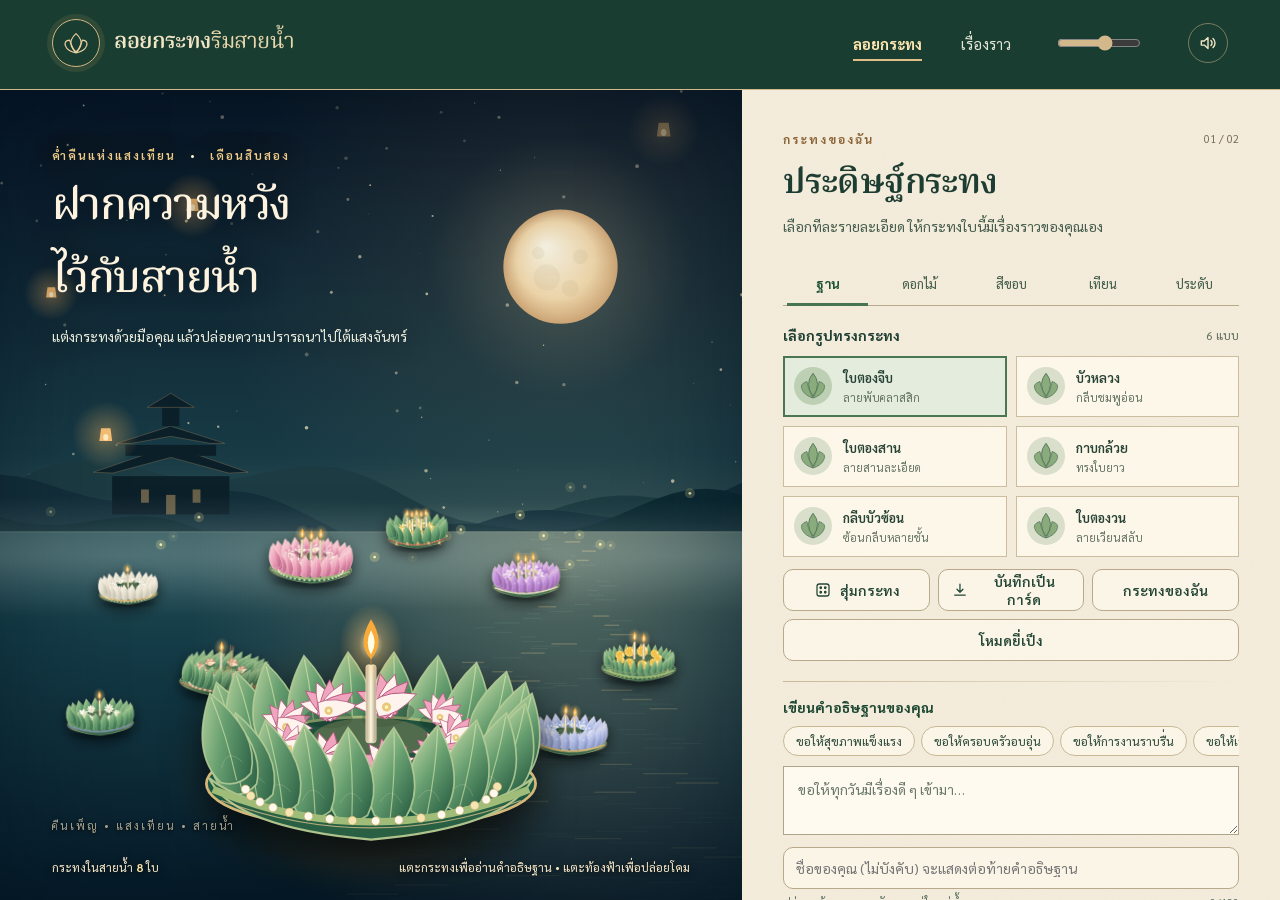
<file: index.html>
<!DOCTYPE html>
<html lang="th">
<head>
  <meta charset="UTF-8" />
  <meta name="viewport" content="width=device-width, initial-scale=1, viewport-fit=cover" />
  <meta name="theme-color" content="#18392f" />
  <meta name="description" content="ลอยกระทงริมสายน้ำ — ออกแบบกระทงและส่งคำอธิษฐานในคืนพระจันทร์เต็มดวง" />
  <title>ลอยกระทงริมสายน้ำ | คืนเพ็ญแห่งความปรารถนา</title>
  <link rel="icon" href="assets/lotus.svg" type="image/svg+xml" />
  <link rel="preconnect" href="https://fonts.googleapis.com" />
  <link rel="preconnect" href="https://fonts.gstatic.com" crossorigin />
  <link href="https://fonts.googleapis.com/css2?family=Noto+Serif+Thai:wght@400;500;600;700&family=Sarabun:wght@400;500;600;700&display=swap" rel="stylesheet" />
  <link rel="stylesheet" href="css/styles.css" />
  <link rel="stylesheet" href="css/enhance.css" />
  <link rel="manifest" href="manifest.webmanifest" />
  <link rel="apple-touch-icon" href="assets/apple-touch-icon.png" />
  <meta name="mobile-web-app-capable" content="yes" />
  <meta name="apple-mobile-web-app-capable" content="yes" />
  <meta name="apple-mobile-web-app-status-bar-style" content="black-translucent" />
  <meta property="og:type" content="website" />
  <meta property="og:title" content="ลอยกระทงริมสายน้ำ | คืนเพ็ญแห่งความปรารถนา" />
  <meta property="og:description" content="ออกแบบกระทง เขียนคำอธิษฐาน แล้วปล่อยลงสายน้ำใต้แสงจันทร์" />
</head>
<body>
<div class="site-shell" id="app">
  <header class="site-header">
    <a class="brand" href="#river" aria-label="หน้าแรก ลอยกระทงริมสายน้ำ">
      <span class="brand-crest" aria-hidden="true"><svg viewBox="0 0 48 48"><path d="M24 8c-9 8-10 15-8 21 2 5 5 8 8 10 3-2 6-5 8-10 2-6 1-13-8-21Z"/><path d="M13 19C6 19 4 24 6 29c2 6 8 10 18 12-6-7-8-14-11-22ZM35 19c7 0 9 5 7 10-2 6-8 10-18 12 6-7 8-14 11-22Z"/></svg></span>
      <span class="brand-name">ลอยกระทง<span class="brand-sub">ริมสายน้ำ</span></span>
    </a>
    <nav class="main-nav" aria-label="เมนูหลัก">
      <a href="#river" class="nav-link active" data-page-link="river" aria-current="page">ลอยกระทง</a>
      <a href="#story" class="nav-link" data-page-link="story">เรื่องราว</a>
      <input type="range" class="vol" id="vol" min="0" max="100" value="58" aria-label="ระดับเสียงเพลง" />
      <button type="button" class="tool-btn" id="sound-toggle" aria-pressed="true" aria-label="ปิดเสียงเพลง"><svg viewBox="0 0 24 24" aria-hidden="true"><path d="M4 9.5v5h3.5L12 18.5v-13L7.5 9.5H4Z"/><path class="on" d="M15.5 9a4 4 0 0 1 0 6M18 6.5a7.5 7.5 0 0 1 0 11"/><path class="off" d="m16 9.5 5 5m0-5-5 5"/></svg></button>
    </nav>
  </header>

  <main id="river-page" class="river-layout">
    <section class="river-stage" id="river-stage" aria-label="แม่น้ำลอยกระทงในคืนพระจันทร์เต็มดวง">
      <canvas id="river-canvas" aria-hidden="true"></canvas>
      <div class="scene-vignette" aria-hidden="true"></div>
      <div class="scene-intro">
        <div class="scene-eyebrow">ค่ำคืนแห่งแสงเทียน <span>•</span> เดือนสิบสอง</div>
        <h1>ฝากความหวัง<br />ไว้กับสายน้ำ</h1>
        <p>แต่งกระทงด้วยมือคุณ แล้วปล่อยความปรารถนาไปใต้แสงจันทร์</p>
        <div class="festival-pill" id="festival-pill" hidden></div>
      </div>
      <div class="river-boats" id="river-boats"></div>
      <div class="hero-boat" id="hero-boat" aria-label="ตัวอย่างกระทงที่กำลังตกแต่ง" role="img"><div class="hero-art" id="hero-art"></div></div>
      <div class="launch-veil" id="launch-veil" aria-hidden="true"></div>
      <div class="scene-watermark">คืนเพ็ญ • แสงเทียน • สายน้ำ</div>
      <div class="scene-footnote"><span id="river-summary">กระทงในสายน้ำ <strong>0</strong> ใบ</span><span>แตะกระทงเพื่ออ่านคำอธิษฐาน • แตะท้องฟ้าเพื่อปล่อยโคม</span></div>
      <div class="wish-sheet" id="wish-sheet" role="dialog" aria-modal="false" aria-labelledby="wish-sheet-heading" hidden>
        <div class="wish-sheet-top"><span id="wish-sheet-heading">คำอธิษฐาน</span><button type="button" class="icon-close" id="close-wish" aria-label="ปิดคำอธิษฐาน"><svg viewBox="0 0 24 24"><path d="M5 5l14 14M19 5 5 19"/></svg></button></div>
        <p class="wish-sheet-text" id="wish-sheet-text"></p>
        <small class="wish-sheet-caption" id="wish-sheet-caption"></small>
      </div>
      <div class="launch-message" id="launch-message" role="status" aria-live="polite" hidden>แสงเทียนของคุณเริ่มออกเดินทางแล้ว</div>
    </section>

    <aside class="atelier" aria-labelledby="atelier-heading">
      <div class="atelier-top"><span class="eyebrow">กระทงของฉัน</span><span class="atelier-index">01 / 02</span></div>
      <h2 id="atelier-heading">ประดิษฐ์กระทง</h2>
      <p class="atelier-description">เลือกทีละรายละเอียด ให้กระทงใบนี้มีเรื่องราวของคุณเอง</p>
      <div class="atelier-tabs" id="atelier-tabs" role="tablist" aria-label="ส่วนประกอบกระทง">
        <button type="button" role="tab" data-category="base" aria-selected="true">ฐาน</button>
        <button type="button" role="tab" data-category="flower" aria-selected="false">ดอกไม้</button>
        <button type="button" role="tab" data-category="trim" aria-selected="false">สีขอบ</button>
        <button type="button" role="tab" data-category="light" aria-selected="false">เทียน</button>
        <button type="button" role="tab" data-category="decoration" aria-selected="false">ประดับ</button>
      </div>
      <div class="choice-heading"><h3 id="choice-heading">เลือกรูปทรงกระทง</h3><span id="choice-counter">6 แบบ</span></div>
      <div class="choices" id="choices" role="group" aria-labelledby="choice-heading"></div>
      <div class="atelier-tools">
        <button type="button" class="ghost-btn" id="random-btn"><svg viewBox="0 0 24 24" aria-hidden="true"><rect x="4" y="4" width="16" height="16" rx="3"/><circle cx="9" cy="9" r="1" fill="currentColor"/><circle cx="15" cy="15" r="1" fill="currentColor"/><circle cx="15" cy="9" r="1" fill="currentColor"/><circle cx="9" cy="15" r="1" fill="currentColor"/></svg>สุ่มกระทง</button>
        <button type="button" class="ghost-btn" id="save-card"><svg viewBox="0 0 24 24" aria-hidden="true"><path d="M12 4v11m0 0-4-4m4 4 4-4M5 19h14"/></svg>บันทึกเป็นการ์ด</button>
        <button type="button" class="ghost-btn" id="gallery-btn">กระทงของฉัน</button>
        <button type="button" class="ghost-btn" id="yipeng-btn" aria-pressed="false">โหมดยี่เป็ง</button>
      </div>
      <div class="density-control" id="density-control" hidden>
        <label for="density-slider">ความแน่นของดอกไม้</label>
        <div class="density-buttons" id="density-buttons" role="group" aria-label="ปริมาณดอกไม้">
          <button type="button" data-density="6">น้อย</button>
          <button type="button" data-density="9" class="chosen">พอดี</button>
          <button type="button" data-density="13">แน่น</button>
        </div>
      </div>
      <div class="atelier-divider"></div>
      <form class="wish-form" id="wish-form">
        <label for="wish-input">เขียนคำอธิษฐานของคุณ</label>
        <div class="wish-chips" id="wish-chips" aria-label="คำอธิษฐานแนะนำ"></div>
        <textarea id="wish-input" rows="2" maxlength="120" placeholder="ขอให้ทุกวันมีเรื่องดี ๆ เข้ามา…"></textarea>
        <input id="wish-name" class="wish-name" type="text" maxlength="24" placeholder="ชื่อของคุณ (ไม่บังคับ) จะแสดงต่อท้ายคำอธิษฐาน" autocomplete="nickname" aria-label="ชื่อของคุณ" />
        <div class="form-bottom"><span>ปล่อยแล้ว กระทงจะยังลอยอยู่ในแม่น้ำ</span><span id="wish-length">0/120</span></div>
        <button type="submit" class="launch-button" id="launch-button"><span>ปล่อยกระทงลงสายน้ำ</span><span class="launch-seal" aria-hidden="true"><svg viewBox="0 0 48 48"><path d="M24 8c-9 8-10 15-8 21 2 5 5 8 8 10 3-2 6-5 8-10 2-6 1-13-8-21Z"/><path d="M13 19C6 19 4 24 6 29c2 6 8 10 18 12-6-7-8-14-11-22ZM35 19c7 0 9 5 7 10-2 6-8 10-18 12 6-7 8-14 11-22Z"/></svg></span></button>
        <p class="form-feedback" id="form-feedback" role="status" aria-live="polite"></p>
      </form>
      <footer class="atelier-footer"><span class="footer-line"></span> แสงจันทร์จะนำทางให้ความปรารถนา</footer>
    </aside>
  </main>

  <main id="story-page" class="story-page" hidden>
    <section class="story-hero">
      <span class="story-tag">วัฒนธรรมและสายน้ำ</span>
      <h1>เรื่องเล่า<br /><em>ในคืนเดือนเพ็ญ</em></h1>
      <p>ประเพณีลอยกระทงไม่ใช่เพียงแสงเทียนกลางน้ำ แต่คือเรื่องราวของความเชื่อ งานหัตถกรรม และความเคารพต่อธรรมชาติ</p>
      <div class="story-moon" aria-hidden="true"></div>
    </section>
    <section class="story-content">
      <div class="story-lead"><span>เรื่องราว 01 — 06</span><h2>ประเพณีที่เดินทางมากับกาลเวลา</h2><p>คืนขึ้น 15 ค่ำ เดือน 12 เป็นช่วงเวลาที่ชาวไทยจำนวนมากร่วมกันประดิษฐ์กระทง จุดแสงเทียน และอธิษฐานขณะลอยกระทงลงสายน้ำ</p></div>
      <div class="chapters">
        <article class="chapter"><span>01 / วันเวลา</span><h3>คืนเพ็ญเดือนสิบสอง</h3><p>วันลอยกระทงตรงกับวันขึ้น 15 ค่ำ เดือน 12 ตามปฏิทินจันทรคติไทย โดยมักอยู่ในเดือนพฤศจิกายน ช่วงเทศกาลมีการประดิษฐ์กระทง การละเล่น และงานประเพณีหลากหลายรูปแบบตามท้องถิ่น</p></article>
        <article class="chapter"><span>02 / ความหมาย</span><h3>ความเคารพต่อสายน้ำ</h3><p>ความเชื่อหนึ่งที่แพร่หลายคือการขอขมาต่อพระแม่คงคาและแสดงความขอบคุณต่อสายน้ำ บางท้องถิ่นยังเชื่อมโยงประเพณีกับคติพุทธศาสนา รวมถึงการอธิษฐานและปล่อยสิ่งไม่ดีให้ผ่านพ้นไป</p></article>
        <article class="chapter"><span>03 / ตำนาน</span><h3>เรื่องเล่าของนางนพมาศ</h3><p>ตำนานที่รู้จักกันกล่าวถึงนางนพมาศและกระทงรูปดอกบัวในสมัยสุโขทัย อย่างไรก็ตาม ยังไม่มีหลักฐานที่ชัดเจนพอยืนยันว่าประเพณีมีต้นกำเนิดจากเหตุการณ์ดังกล่าว วรรณกรรมเรื่องนางนพมาศมีความสัมพันธ์กับงานเขียนในสมัยรัตนโกสินทร์ตอนต้น</p></article>
        <article class="chapter"><span>04 / ภูมิปัญญา</span><h3>ศิลปะจากใบตองและดอกไม้</h3><p>การพับใบตอง ประดิษฐ์ฐานจากหยวกกล้วย และการจัดดอกไม้สดสะท้อนฝีมือหัตถกรรมของไทย ลวดลายและวัสดุแตกต่างไปตามชุมชน ความงดงามไม่ได้อยู่แค่กระทง แต่ยังอยู่ในเวลาที่ผู้คนทำร่วมกัน</p></article>
        <article class="chapter"><span>05 / ชุมชน</span><h3>ประเพณีหลากหลายถิ่น</h3><p>ในภาคเหนือมีประเพณียี่เป็ง จังหวัดตากมีลอยกระทงสาย และจังหวัดสุโขทัยมีงานเผาเทียนเล่นไฟ แต่ละพื้นที่ผสมผสานความเชื่อ ศิลปะ การแสดง และภูมิทัศน์ของตนเป็นเอกลักษณ์</p></article>
        <article class="chapter"><span>06 / วันพรุ่งนี้</span><h3>รักษ์ประเพณี รักษ์แม่น้ำ</h3><p>การลดขยะจากกระทง เลี่ยงโฟมและพลาสติก และเลือกใช้วัสดุอย่างรับผิดชอบเป็นส่วนสำคัญในการสืบสานประเพณี การลอยกระทงออนไลน์ยังเป็นทางเลือกที่ช่วยส่งต่อความหมายโดยไม่เพิ่มขยะลงแหล่งน้ำ</p></article>
      </div>
      <div class="story-sources">ข้อมูลประกอบจาก <a href="https://thailandfoundation.mfa.go.th/en/content/52600-loy-kratong-festival?cate=5f206dc128600c531517cb77" target="_blank" rel="noopener noreferrer">Thailand Foundation</a> และ <a href="https://museum.socanth.tu.ac.th/en/general-en/loy_kratong_festival-en/" target="_blank" rel="noopener noreferrer">พิพิธภัณฑ์ธรรมศาสตร์</a></div>
      <a href="#river" class="story-return">กลับไปลอยกระทง <span aria-hidden="true">↗</span></a>
    </section>
  </main>
</div>
<script src="js/config.js"></script>
<script type="module" src="js/app.js"></script>
</body>
</html>
</file>
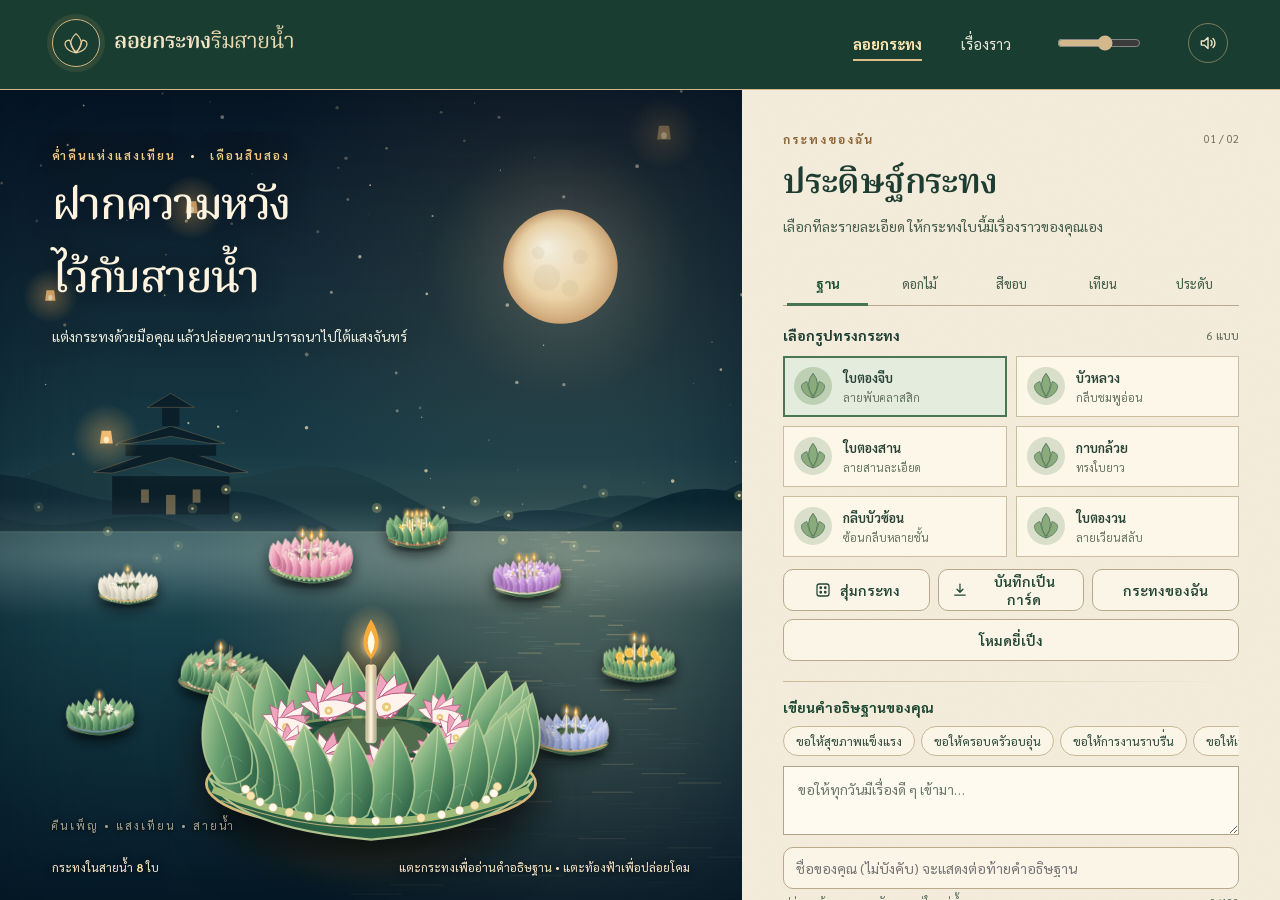
<file: open-directly.html>
<!DOCTYPE html>
<html lang="th">
<head>
  <meta charset="UTF-8" />
  <meta name="viewport" content="width=device-width, initial-scale=1, viewport-fit=cover" />
  <meta name="theme-color" content="#18392f" />
  <meta name="description" content="ลอยกระทงริมสายน้ำ — ออกแบบกระทงและส่งคำอธิษฐานในคืนพระจันทร์เต็มดวง" />
  <title>ลอยกระทงริมสายน้ำ | คืนเพ็ญแห่งความปรารถนา</title>
  <link rel="icon" href="assets/lotus.svg" type="image/svg+xml" />
  <link rel="preconnect" href="https://fonts.googleapis.com" />
  <link rel="preconnect" href="https://fonts.gstatic.com" crossorigin />
  <link href="https://fonts.googleapis.com/css2?family=Noto+Serif+Thai:wght@400;500;600;700&family=Sarabun:wght@400;500;600;700&display=swap" rel="stylesheet" />
  <style>
:root{font-family:"Sarabun",system-ui,-apple-system,sans-serif;color:#1e3d32;background:#e9e0cf;font-synthesis:none;text-rendering:optimizeLegibility;-webkit-font-smoothing:antialiased}
*{box-sizing:border-box}
html{scroll-behavior:smooth}body{margin:0;min-width:320px}button,textarea{font:inherit}button{cursor:pointer;-webkit-tap-highlight-color:transparent}a{color:inherit}button:focus-visible,a:focus-visible,textarea:focus-visible{outline:3px solid #e0ae60;outline-offset:3px}::selection{background:#d8b57e;color:#172c25}
.site-shell{max-width:1600px;min-height:100svh;margin:auto;background:#f4ecdb;box-shadow:0 0 100px #19332a30;overflow:clip}
.site-header{min-height:90px;background:#193e31;color:#f2e5c6;border-bottom:1px solid #d3b88c;display:flex;align-items:center;justify-content:space-between;gap:22px;padding:15px clamp(19px,4.1vw,65px);position:relative;z-index:20}
.brand{display:flex;align-items:center;gap:14px;text-decoration:none;min-width:0}.brand-crest{height:48px;width:48px;flex-shrink:0;border:1.5px solid #d5b582;border-radius:50%;display:grid;place-items:center;box-shadow:0 0 0 5px #c49c6020}.brand-crest svg{height:28px;width:28px;fill:none;stroke:#ead0a1;stroke-width:2;stroke-linejoin:round}.brand-name{font:600 22px/1.4 "Noto Serif Thai",serif;letter-spacing:-.6px;white-space:nowrap}.brand-sub{font-weight:400;color:#e8d6ac}
.main-nav{align-self:stretch;display:flex;align-items:center;gap:clamp(14px,3vw,45px)}.nav-link{text-decoration:none;position:relative;padding:21px 0;color:#e5e6d8;font-size:15px;white-space:nowrap}.nav-link.active{color:#ffe5af;font-weight:700}.nav-link.active:after{position:absolute;content:"";height:2px;bottom:13px;left:0;right:0;background:#e0be87}
.river-layout{display:grid;grid-template-columns:minmax(0,1.16fr) minmax(370px,.84fr);min-height:calc(100svh - 90px);height:min(880px,calc(100svh - 90px));min-height:690px}
.river-stage{background:#0a2030;position:relative;isolation:isolate;overflow:hidden;min-width:0;min-height:690px}.river-stage canvas{position:absolute;inset:0;width:100%;height:100%;z-index:0;pointer-events:none}.scene-vignette{position:absolute;inset:0;z-index:1;pointer-events:none;background:linear-gradient(180deg,#06162616 0%,transparent 48%,#03172220 100%);box-shadow:inset 0 0 120px #00121e73}
.scene-intro{position:absolute;z-index:3;top:7%;left:7%;max-width:73%;color:#fdf0d5;pointer-events:none;text-shadow:0 2px 25px #041521ad}.scene-eyebrow{font-size:12px;font-weight:600;letter-spacing:.17em;color:#f0ca86}.scene-eyebrow span{margin:0 8px;color:#fdf0d5}.scene-intro h1{font:500 clamp(32px,3.45vw,56px)/1.67 "Noto Serif Thai",serif;letter-spacing:-.035em;margin:8px 0 6px;color:#fdf3df}.scene-intro p{max-width:380px;color:#e9ebdc;font-size:14px;line-height:1.75;margin:0}
.river-boats{position:absolute;inset:0;z-index:4;pointer-events:none}.floating-boat{position:absolute;transform:translate(-50%,-50%) rotate(var(--tilt,0deg));aspect-ratio:500/370;border:0;background:none;padding:0;pointer-events:auto;cursor:pointer;will-change:top,left,transform;filter:drop-shadow(0 5px 7px #0009);transition:filter .2s}.floating-boat svg{width:100%;height:100%;overflow:visible}.floating-boat:hover,.floating-boat:focus-visible{filter:drop-shadow(0 0 13px #ffdb83c0) drop-shadow(0 5px 8px #000a)}.floating-boat.mine{filter:drop-shadow(0 0 11px #ffce78ab) drop-shadow(0 5px 8px #000b)}.boat-tag{position:absolute;top:87%;left:50%;transform:translateX(-50%);color:#fff1ca;background:#1e553bdb;border:1px solid #ebca83a6;border-radius:30px;padding:3px 9px;font-size:10px;white-space:nowrap;box-shadow:0 2px 6px #0007}.river-flame{transform-box:fill-box;transform-origin:center;animation:candleDance 2.25s ease-in-out infinite alternate}
.hero-boat{position:absolute;z-index:7;width:min(73%,465px);left:50%;top:77%;aspect-ratio:500/370;transform:translate(-50%,-50%);pointer-events:none;transition:opacity .55s}.hero-art{width:100%;height:100%;filter:drop-shadow(0 17px 19px #000b);animation:heroBob 5.3s ease-in-out infinite}.hero-art svg{height:100%;width:100%;display:block;overflow:visible}.launch-veil{position:absolute;z-index:5;inset:53% 0 0;pointer-events:none;background:radial-gradient(ellipse at 49% 65%,#facd6835,transparent 38%);opacity:.65}
.scene-watermark{position:absolute;left:7%;bottom:67px;z-index:8;color:#f6e3bfad;font-size:11px;letter-spacing:.18em;text-shadow:0 1px 5px #000}.scene-footnote{position:absolute;z-index:8;bottom:25px;left:7%;right:7%;display:flex;justify-content:space-between;gap:12px;color:#f7e7c8;font-size:12px;text-shadow:0 1px 7px #000b}.scene-footnote strong{font-weight:700;color:#ffe9a7}
.wish-sheet{position:absolute;z-index:12;left:7%;top:32%;width:min(350px,84%);padding:19px 22px 19px;background:#f8edd5;border:1px solid #c3a16c;box-shadow:inset 0 0 0 5px #fdf6e7,0 22px 65px #000a;color:#1c392d;animation:sheetIn .3s ease-out}.wish-sheet:before{content:"";height:1px;position:absolute;left:18px;right:18px;top:11px;background:#e6cda4}.wish-sheet-top{display:flex;justify-content:space-between;align-items:center;border-bottom:1px solid #d8c29e;padding-bottom:10px;color:#75552b;font-size:13px;font-weight:700}.icon-close{border:0;background:none;padding:3px;color:#214b34;display:grid;place-items:center}.icon-close svg{height:22px;width:22px;stroke:currentColor;stroke-width:2;fill:none;stroke-linecap:round}.wish-sheet-text{background:#fff9ee;padding:18px 14px;border-left:3px solid #a27c48;color:#18372b!important;font:500 18px/1.9 "Noto Serif Thai",serif;overflow-wrap:anywhere;margin:14px 0 12px;user-select:text}.wish-sheet-text::selection{color:#173226;background:#e2bb81}.wish-sheet-caption{color:#526a55;font-size:12px}.launch-message{position:absolute;z-index:13;left:50%;bottom:31%;transform:translateX(-50%);background:#fcdf9d;color:#20382d;white-space:nowrap;max-width:89%;padding:10px 18px;border-radius:30px;font-size:13px;font-weight:700;box-shadow:0 8px 27px #0008;animation:sheetIn .4s ease-out}
.atelier{background:#f4ecdb;padding:clamp(25px,3.2vw,47px) clamp(20px,3.2vw,46px) 24px;display:flex;flex-direction:column;min-width:0;position:relative}.atelier:before{position:absolute;content:"";inset:0;pointer-events:none;opacity:.14;background-image:url("data:image/svg+xml,%3Csvg xmlns='http://www.w3.org/2000/svg' width='170' height='170'%3E%3Cfilter id='noise'%3E%3CfeTurbulence type='fractalNoise' baseFrequency='.75' numOctaves='2' stitchTiles='stitch'/%3E%3C/filter%3E%3Crect width='100%25' height='100%25' filter='url(%23noise)' opacity='.25'/%3E%3C/svg%3E")}.atelier>*{position:relative}.atelier-top{display:flex;align-items:center;justify-content:space-between;gap:8px}.eyebrow{color:#8c6638;letter-spacing:.16em;font-size:12px;font-weight:700}.atelier-index{font-size:11px;color:#786b55}.atelier h2{font:600 clamp(25px,2.7vw,38px)/1.55 "Noto Serif Thai",serif;margin:10px 0 3px;letter-spacing:-.018em}.atelier-description{font-size:14px;color:#465d4c;line-height:1.8;margin:0 0 23px}
.atelier-tabs{display:grid;grid-template-columns:repeat(5,minmax(0,1fr));border-bottom:1px solid #b9a98a;gap:3px}.atelier-tabs button{color:#405b47;border:0;background:none;padding:13px 2px;position:relative;font-size:13px;white-space:nowrap}.atelier-tabs button[aria-selected="true"]{font-weight:700;color:#1c5134}.atelier-tabs button[aria-selected="true"]:after{content:"";height:3px;background:#477451;position:absolute;bottom:-1px;left:4px;right:4px}.choice-heading{display:flex;align-items:center;justify-content:space-between;gap:10px;margin:20px 0 12px}.choice-heading h3{font-size:14px;font-weight:700;margin:0}.choice-heading span{font-size:12px;color:#626e5d}.choices{display:grid;grid-template-columns:repeat(2,minmax(0,1fr));gap:9px;align-content:start;min-height:201px}.choice{display:flex;align-items:center;gap:11px;min-height:61px;border:1px solid #cbbd9d;background:#fcf7e9;color:#274235;padding:8px 10px;text-align:left;transition:background .2s,border-color .2s,transform .2s}.choice:hover{background:#fffaf0;border-color:#6c8362;transform:translateY(-1px)}.choice.chosen{background:#e4eddd;border:2px solid #4b7653;padding:7px 9px}.choice-art{width:38px;height:38px;flex:none;display:grid;place-items:center;border-radius:50%;background:#d9dfcb;color:#315f41}.choice-art svg{height:30px;width:30px}.choice.chosen .choice-art{background:#bdd0b3}.choice-label{font-size:13px;line-height:1.45;font-weight:600}.choice-desc{font-size:11px;color:#637260;line-height:1.2;margin-top:3px}
.density-control{margin-top:14px;display:flex;align-items:center;justify-content:space-between;gap:12px}.density-control>label{font-size:12px;color:#3c5744}.density-buttons{display:flex;gap:4px}.density-buttons button{font-size:11px;border:1px solid #b3a98f;background:#faf3e4;color:#3a5841;padding:7px 10px}.density-buttons button.chosen{background:#346047;border-color:#346047;color:#fff}.atelier-divider{height:1px;background:linear-gradient(90deg,#c9b998,transparent);margin:20px 0 16px}.wish-form{margin-top:auto}.wish-form label{font-size:14px;color:#1c4731;font-weight:700;display:block;margin-bottom:8px}.wish-form textarea{resize:vertical;min-height:66px;max-height:130px;width:100%;border:1px solid #afa489;background:#fffaf0;padding:12px 14px;outline:none;border-radius:0;color:#1c382b;font-size:14px;line-height:1.55}.wish-form textarea:focus{border-color:#376c4b;box-shadow:0 0 0 2px #376c4b25}.wish-form textarea::placeholder{color:#6b796c}.form-bottom{display:flex;justify-content:space-between;gap:10px;font-size:11px;color:#597061;margin:6px 0 10px}.launch-button{display:flex;align-items:center;justify-content:center;gap:16px;min-height:62px;width:100%;border:0;background:#286143;color:#fff3d5;font:600 16px "Noto Serif Thai",serif;transition:background .25s,box-shadow .25s,transform .25s;position:relative;overflow:hidden}.launch-button:before{position:absolute;content:"";background:linear-gradient(90deg,transparent,#fff5d025,transparent);width:38%;height:200%;left:-50%;top:-50%;transform:rotate(22deg);transition:left .65s}.launch-button:hover{background:#1b5036;transform:translateY(-2px);box-shadow:0 8px 27px #1a4a3547}.launch-button:hover:before{left:125%}.launch-button:disabled{opacity:.75;cursor:wait}.launch-seal{height:36px;width:36px;border:1px solid #f5d5967d;border-radius:50%;display:grid;place-items:center;background:#ecd69f18;color:#f8e0ae}.launch-seal svg{height:27px;width:27px;fill:none;stroke:currentColor;stroke-linejoin:round;stroke-width:2;transition:transform .25s}.launch-button:hover .launch-seal svg{transform:translateY(-2px) scale(1.1)}.form-feedback{min-height:20px;font-size:12px;font-weight:600;color:#2f6245;margin:9px 0 0;line-height:1.5}.atelier-footer{display:flex;align-items:center;justify-content:center;gap:9px;color:#82745a;font-size:11px;margin-top:18px}.footer-line{width:25px;height:1px;background:#b09a77}
.story-page{min-height:calc(100svh - 90px);background:#f2e9d8}.story-hero{background:#17392f;color:#f9edcf;min-height:410px;padding:clamp(55px,7vw,100px) clamp(25px,8vw,130px);position:relative;overflow:hidden}.story-hero:after{content:"";position:absolute;right:0;bottom:-1px;width:100%;height:45px;clip-path:polygon(0 80%,12% 73%,20% 86%,31% 66%,47% 78%,60% 64%,73% 74%,85% 63%,100% 84%,100% 100%,0 100%);background:#f2e9d8}.story-tag{font-size:12px;letter-spacing:.18em;color:#dabd83;font-weight:700}.story-hero h1{position:relative;z-index:2;font:500 clamp(38px,6vw,80px)/1.52 "Noto Serif Thai",serif;margin:13px 0 15px}.story-hero h1 em{font-style:normal;color:#d7b783}.story-hero p{max-width:520px;line-height:2;color:#e9e4d5;font-size:15px;position:relative;z-index:2}.story-moon{position:absolute;width:min(38vw,350px);aspect-ratio:1;right:12%;top:5%;border-radius:50%;background:radial-gradient(circle at 35% 35%,#fff7dc,#eacb97 68%,#bd945a);box-shadow:0 0 70px #ecc28438,0 0 155px #dfb87019;opacity:.9}.story-content{max-width:1180px;margin:0 auto;padding:clamp(40px,6vw,95px) clamp(26px,6vw,80px)}.story-lead{display:grid;grid-template-columns:1.3fr 1fr;column-gap:70px;align-items:start;padding-bottom:40px;border-bottom:1px solid #c7b998}.story-lead>span{grid-column:1/-1;color:#966f40;font-size:12px;letter-spacing:.15em;font-weight:700}.story-lead h2{font:600 clamp(27px,3.2vw,43px)/1.5 "Noto Serif Thai",serif;margin:14px 0}.story-lead p{font-size:16px;color:#40594a;line-height:2;margin:18px 0}.chapters{display:grid;grid-template-columns:repeat(2,minmax(0,1fr));gap:50px 75px;margin:50px 0}.chapter{border-top:1px solid #bbaa89;padding-top:18px}.chapter span{font-size:12px;color:#916b3d;font-weight:700}.chapter h3{font:600 23px/1.55 "Noto Serif Thai",serif;margin:12px 0}.chapter p{margin:0;font-size:15px;color:#475a4b;line-height:2}.story-sources{font-size:13px;color:#65705d;line-height:1.7;border-top:1px solid #c2b69f;padding-top:28px}.story-sources a{color:#24563b;text-underline-offset:4px}.story-return{display:table;margin:27px auto 0;background:#245b41;color:#fff0d1;padding:14px 28px;text-decoration:none;font-size:15px;font-weight:700}.story-return:hover{background:#174b34}
[hidden]{display:none!important}
@keyframes heroBob{0%,100%{transform:translateY(4px) rotate(-1.1deg)}50%{transform:translateY(-7px) rotate(1.2deg)}}@keyframes candleDance{0%{transform:rotate(-4deg) scaleX(.89)}100%{transform:rotate(3deg) scaleX(1.08)}}@keyframes sheetIn{from{opacity:0;transform:translateY(12px) scale(.98)}to{opacity:1;transform:translateY(0) scale(1)}}
@media(max-width:1080px){.river-layout{grid-template-columns:minmax(0,1fr) minmax(320px,.92fr)}.atelier{padding:24px 20px}.choices{min-height:190px}.scene-intro h1{font-size:clamp(28px,3.6vw,42px)}}
@media(max-width:850px){.site-header{min-height:75px}.river-layout{display:flex;flex-direction:column;height:auto;min-height:0}.river-stage{min-height:500px;height:500px;flex:none}.scene-intro h1{font-size:clamp(30px,5.2vw,42px)}.hero-boat{width:min(66%,370px);top:77%}.atelier{min-height:565px;padding:29px 5%}.choices{grid-template-columns:repeat(3,minmax(0,1fr));min-height:0}.atelier-divider{margin:20px 0 16px}.wish-form{margin-top:0}.scene-footnote{font-size:11px}.story-moon{right:7%;width:35vw}.story-hero h1{font-size:48px}}
@media(max-width:560px){.site-header{padding:10px 16px;min-height:69px;gap:8px}.brand{gap:8px}.brand-crest{width:35px;height:35px;box-shadow:0 0 0 3px #c49c6020}.brand-crest svg{width:22px;height:22px}.brand-name{font-size:16px}.main-nav{gap:15px}.nav-link{font-size:12px;padding:14px 0}.nav-link.active:after{bottom:8px}.river-stage{height:445px;min-height:445px}.scene-intro{top:25px;left:6%;max-width:85%}.scene-eyebrow{font-size:10px}.scene-intro h1{font-size:30px;line-height:1.65}.scene-intro p{font-size:12px;max-width:280px}.hero-boat{width:min(86%,340px);top:78%}.scene-footnote{bottom:12px;left:5%;right:5%;font-size:10px}.scene-footnote span:last-child{max-width:140px;text-align:right}.scene-watermark{display:none}.wish-sheet{top:32%;left:5%;width:90%}.wish-sheet-text{font-size:16px}.launch-message{font-size:11px;white-space:normal;text-align:center}.atelier{padding:23px 17px;min-height:0}.atelier h2{font-size:27px}.atelier-description{font-size:13px;margin-bottom:16px}.atelier-tabs button{font-size:12px;padding:12px 0}.choices{grid-template-columns:repeat(2,minmax(0,1fr));gap:8px;min-height:0}.choice{min-height:61px;padding:7px}.choice-art{width:31px;height:31px}.choice-art svg{width:27px;height:27px}.choice-label{font-size:12px}.choice-desc{font-size:10px}.choice-heading{margin:15px 0 10px}.density-control{margin-top:15px}.atelier-divider{margin:18px 0 14px}.wish-form textarea{min-height:70px}.form-bottom{font-size:10px}.launch-button{min-height:55px;font-size:14px;gap:9px}.launch-seal{height:32px;width:32px}.launch-seal svg{width:23px;height:23px}.atelier-footer{margin-top:14px}.story-hero{min-height:360px;padding:59px 24px}.story-hero h1{font-size:37px}.story-hero p{font-size:13px;max-width:90%}.story-moon{right:-17%;top:18%;width:70vw;opacity:.35}.story-lead{display:block}.story-lead p{margin:12px 0;font-size:15px}.chapters{grid-template-columns:1fr;gap:28px;margin:35px 0}.chapter h3{font-size:21px}.chapter p{font-size:14px}.story-content{padding:38px 24px}}
@media(prefers-reduced-motion:reduce){html{scroll-behavior:auto}.hero-art,.river-flame{animation:none!important}.launch-button,.choice{transition:none!important}}
/* Enhancements: responsive polish for every device + styles for the new features. */
html{-webkit-text-size-adjust:100%;text-size-adjust:100%;-webkit-tap-highlight-color:transparent}
[hidden]{display:none!important}
button,.river-stage{touch-action:manipulation}
:focus-visible{outline:2px solid #e0b25f;outline-offset:2px}

/* Notches and rounded corners */
.site-shell{padding-left:env(safe-area-inset-left);padding-right:env(safe-area-inset-right)}
.site-header{padding-top:max(12px,env(safe-area-inset-top))}
.atelier{padding-bottom:max(24px,calc(env(safe-area-inset-bottom) + 12px))}

/* Header sound button */
.main-nav{align-items:center}
.tool-btn{width:40px;height:40px;border-radius:50%;border:1px solid #d3b88c80;background:transparent;color:#f2e5c6;display:grid;place-items:center;cursor:pointer;padding:0;margin-left:6px;transition:background .2s}
.tool-btn:hover{background:#ffffff18}
.tool-btn svg{width:20px;height:20px;fill:none;stroke:currentColor;stroke-width:1.7;stroke-linecap:round;stroke-linejoin:round}
.tool-btn .off{display:none}
.tool-btn[aria-pressed="false"] .on{display:none}
.tool-btn[aria-pressed="false"] .off{display:block}

/* Festival countdown */
.festival-pill{display:inline-block;margin-top:14px;padding:7px 14px;border:1px solid #e8cf9b66;border-radius:999px;background:#0a203099;color:#f6e4bb;font-size:13px;line-height:1.5;backdrop-filter:blur(4px);-webkit-backdrop-filter:blur(4px)}

/* Atelier tools + wish chips */
.atelier-tools{display:flex;flex-wrap:wrap;gap:8px;margin-top:12px}
.ghost-btn{flex:1 1 140px;min-height:42px;padding:0 12px;border:1px solid #b9a98a;border-radius:10px;background:#fbf5e8;color:#244636;font:inherit;font-size:14px;font-weight:600;display:inline-flex;align-items:center;justify-content:center;gap:8px;cursor:pointer;transition:background .2s}
.ghost-btn:hover{background:#efe4cb}
.ghost-btn:disabled{opacity:.6;cursor:progress}
.ghost-btn svg{width:18px;height:18px;fill:none;stroke:currentColor;stroke-width:1.7;stroke-linecap:round;stroke-linejoin:round}
.wish-chips{display:flex;gap:6px;overflow-x:auto;padding:2px 0 8px;margin-bottom:2px;scrollbar-width:none;-webkit-overflow-scrolling:touch}
.wish-chips::-webkit-scrollbar{display:none}
.wish-chips button{flex:none;border:1px solid #c9b894;background:#fbf5e8;color:#2d4b3b;border-radius:999px;padding:6px 12px;font:inherit;font-size:12.5px;cursor:pointer;white-space:nowrap}
.wish-chips button:hover{background:#efe4cb}

/* Desktop: the editing panel scrolls instead of clipping */
@media(min-width:851px){.atelier{overflow-y:auto;scrollbar-width:thin;scrollbar-color:#b9a98a transparent}}

/* Very large screens */
@media(min-width:1900px){.site-shell{max-width:1840px}.river-layout{height:min(980px,calc(100svh - 90px))}.scene-intro h1{font-size:clamp(42px,3vw,58px)}}

/* Phones in landscape and short windows */
@media(max-height:520px) and (orientation:landscape){
 .site-header{min-height:54px;padding-top:max(6px,env(safe-area-inset-top));padding-bottom:6px}
 .river-stage{height:calc(100dvh - 54px);min-height:290px}
 .scene-intro{top:14px}.scene-intro h1{font-size:24px;line-height:1.4}.scene-intro p,.festival-pill{display:none}
 .hero-boat{width:min(30%,210px);top:80%}
 .atelier{min-height:0}
}

/* Small phones */
@media(max-width:380px){
 .brand-sub{display:none}.main-nav{gap:8px}.tool-btn{width:36px;height:36px;margin-left:2px}
 .atelier-tabs button{font-size:11px}.festival-pill{font-size:11.5px;padding:6px 11px}
}
@media(max-width:560px){.scene-footnote span:last-child{max-width:190px}.ghost-btn{flex-basis:calc(50% - 4px)}}

/* Touch devices: comfortable targets */
@media(pointer:coarse){.choice,.density-buttons button,.icon-close,.wish-chips button{min-height:44px}.nav-link{min-height:44px;display:inline-flex;align-items:center}}

@media(prefers-reduced-motion:reduce){.tool-btn,.ghost-btn{transition:none}}

/* Round 2 */
#fx-canvas{position:absolute;inset:0;width:100%;height:100%;z-index:2;pointer-events:none}
#river-canvas{transition:transform .25s ease-out;will-change:transform}
.vol{width:84px;accent-color:#d3b88c;margin-left:8px}
@media(max-width:850px){.vol{display:none}}
.ghost-btn[aria-pressed="true"]{background:#193e31;color:#f2e5c6;border-color:#193e31}
.wish-name{width:100%;margin-top:8px;min-height:42px;padding:0 12px;border:1px solid #b9a98a;border-radius:10px;background:#fbf5e8;color:#244636;font:inherit;font-size:14px}
.ritual{position:absolute;inset:0;z-index:30;display:grid;place-content:center;justify-items:center;gap:14px;text-align:center;background:#06121cd9;color:#f6e4bb;padding:24px}
.ritual p{margin:0;font-size:16px;min-height:1.6em}
.ritual .ghost-btn{flex:none;min-width:230px}
.ritual .skip{background:transparent;color:#d8c79f;border-color:#d8c79f55;min-width:0}
.ritual .flame{width:18px;height:34px;border-radius:50% 50% 50% 50%/62% 62% 38% 38%;background:#ffd98a;opacity:.2;transition:opacity .5s,box-shadow .5s}
.ritual:not([data-step="0"]) .flame{opacity:1;box-shadow:0 0 34px 14px #ffb44e88}
#gallery{width:min(560px,calc(100vw - 24px));max-height:min(80dvh,720px);border:0;border-radius:14px;padding:0;background:#f4ecdb;color:#1e3d32;box-shadow:0 20px 70px #0008}
#gallery::backdrop{background:#06121ca8}
.gal-top{display:flex;justify-content:space-between;align-items:center;padding:16px 18px;border-bottom:1px solid #d6c8a6;position:sticky;top:0;background:#f4ecdb}
.gal-top h2{margin:0;font-size:20px}.gal-top .icon-close{color:#1e3d32}.gal-top svg{width:22px;height:22px;fill:none;stroke:currentColor;stroke-width:2}
.gal-list{padding:14px 18px 18px;display:grid;gap:12px}.gal-empty{margin:20px 0;text-align:center}
.gal-item{display:grid;grid-template-columns:110px 1fr;gap:12px;align-items:center;padding-bottom:12px;border-bottom:1px solid #e2d6b8}
.gal-art svg{width:100%;height:auto;display:block}.gal-body p{margin:0 0 4px;font-size:15px;overflow-wrap:anywhere}.gal-body small{color:#5b705f}
.gal-act{display:flex;gap:6px;margin-top:8px}.gal-act .ghost-btn{flex:1 1 auto;min-height:38px;font-size:13px}
.regions{margin:34px 0}.regions h3{margin:0 0 4px;font-size:22px}.regions p{margin:0 0 14px;font-size:14px}
.region-grid{display:grid;grid-template-columns:repeat(auto-fit,minmax(200px,1fr));gap:12px}
.regcard{text-align:left;padding:16px;border:1px solid #b9a98a;border-radius:12px;background:#fbf5e8;color:#1e3d32;font:inherit;cursor:pointer;display:grid;gap:4px}
.regcard strong{font-size:18px}.regcard span{font-size:13px;color:#5b705f}.regcard em{font-style:normal;font-size:14px;display:none;margin-top:6px}
.regcard[aria-expanded="true"]{background:#193e31;color:#f2e5c6}.regcard[aria-expanded="true"] span{color:#d8c79f}.regcard[aria-expanded="true"] em{display:block}
@media(max-width:560px){.gal-item{grid-template-columns:84px 1fr}}
@media(prefers-reduced-motion:reduce){#river-canvas{transition:none}}

/* Round 3: fix overlap + atmosphere */
.atelier>*{flex-shrink:0}
.mist{position:absolute;left:-25%;right:-25%;top:49%;height:17%;z-index:1;pointer-events:none;background:radial-gradient(ellipse at 28% 50%,#cfe6e033,transparent 62%),radial-gradient(ellipse at 76% 50%,#cfe6e026,transparent 58%);animation:mistDrift 42s ease-in-out infinite alternate}
@keyframes mistDrift{to{transform:translateX(14%)}}
.scene-intro{animation:introIn 1.5s cubic-bezier(.2,.7,.2,1) both}
@keyframes introIn{from{opacity:0;transform:translateY(14px)}}
.hero-boat::after{content:"";position:absolute;left:22%;right:22%;bottom:4%;height:24%;background:radial-gradient(ellipse,#ffb44e47,transparent 70%);filter:blur(12px);animation:glowPulse 3.6s ease-in-out infinite;pointer-events:none;z-index:-1}
@keyframes glowPulse{50%{opacity:.5;transform:scale(1.1)}}
@media(prefers-reduced-motion:reduce){.mist,.scene-intro,.hero-boat::after{animation:none!important}}

</style>
  <link rel="apple-touch-icon" href="assets/apple-touch-icon.png" />
  <meta name="mobile-web-app-capable" content="yes" />
  <meta name="apple-mobile-web-app-capable" content="yes" />
  <meta name="apple-mobile-web-app-status-bar-style" content="black-translucent" />
  <meta property="og:type" content="website" />
  <meta property="og:title" content="ลอยกระทงริมสายน้ำ | คืนเพ็ญแห่งความปรารถนา" />
  <meta property="og:description" content="ออกแบบกระทง เขียนคำอธิษฐาน แล้วปล่อยลงสายน้ำใต้แสงจันทร์" />
</head>
<body>
<div class="site-shell" id="app">
  <header class="site-header">
    <a class="brand" href="#river" aria-label="หน้าแรก ลอยกระทงริมสายน้ำ">
      <span class="brand-crest" aria-hidden="true"><svg viewBox="0 0 48 48"><path d="M24 8c-9 8-10 15-8 21 2 5 5 8 8 10 3-2 6-5 8-10 2-6 1-13-8-21Z"/><path d="M13 19C6 19 4 24 6 29c2 6 8 10 18 12-6-7-8-14-11-22ZM35 19c7 0 9 5 7 10-2 6-8 10-18 12 6-7 8-14 11-22Z"/></svg></span>
      <span class="brand-name">ลอยกระทง<span class="brand-sub">ริมสายน้ำ</span></span>
    </a>
    <nav class="main-nav" aria-label="เมนูหลัก">
      <a href="#river" class="nav-link active" data-page-link="river" aria-current="page">ลอยกระทง</a>
      <a href="#story" class="nav-link" data-page-link="story">เรื่องราว</a>
      <input type="range" class="vol" id="vol" min="0" max="100" value="58" aria-label="ระดับเสียงเพลง" />
      <button type="button" class="tool-btn" id="sound-toggle" aria-pressed="true" aria-label="ปิดเสียงเพลง"><svg viewBox="0 0 24 24" aria-hidden="true"><path d="M4 9.5v5h3.5L12 18.5v-13L7.5 9.5H4Z"/><path class="on" d="M15.5 9a4 4 0 0 1 0 6M18 6.5a7.5 7.5 0 0 1 0 11"/><path class="off" d="m16 9.5 5 5m0-5-5 5"/></svg></button>
    </nav>
  </header>

  <main id="river-page" class="river-layout">
    <section class="river-stage" id="river-stage" aria-label="แม่น้ำลอยกระทงในคืนพระจันทร์เต็มดวง">
      <canvas id="river-canvas" aria-hidden="true"></canvas>
      <div class="scene-vignette" aria-hidden="true"></div>
      <div class="scene-intro">
        <div class="scene-eyebrow">ค่ำคืนแห่งแสงเทียน <span>•</span> เดือนสิบสอง</div>
        <h1>ฝากความหวัง<br />ไว้กับสายน้ำ</h1>
        <p>แต่งกระทงด้วยมือคุณ แล้วปล่อยความปรารถนาไปใต้แสงจันทร์</p>
        <div class="festival-pill" id="festival-pill" hidden></div>
      </div>
      <div class="river-boats" id="river-boats"></div>
      <div class="hero-boat" id="hero-boat" aria-label="ตัวอย่างกระทงที่กำลังตกแต่ง" role="img"><div class="hero-art" id="hero-art"></div></div>
      <div class="launch-veil" id="launch-veil" aria-hidden="true"></div>
      <div class="scene-watermark">คืนเพ็ญ • แสงเทียน • สายน้ำ</div>
      <div class="scene-footnote"><span id="river-summary">กระทงในสายน้ำ <strong>0</strong> ใบ</span><span>แตะกระทงเพื่ออ่านคำอธิษฐาน • แตะท้องฟ้าเพื่อปล่อยโคม</span></div>
      <div class="wish-sheet" id="wish-sheet" role="dialog" aria-modal="false" aria-labelledby="wish-sheet-heading" hidden>
        <div class="wish-sheet-top"><span id="wish-sheet-heading">คำอธิษฐาน</span><button type="button" class="icon-close" id="close-wish" aria-label="ปิดคำอธิษฐาน"><svg viewBox="0 0 24 24"><path d="M5 5l14 14M19 5 5 19"/></svg></button></div>
        <p class="wish-sheet-text" id="wish-sheet-text"></p>
        <small class="wish-sheet-caption" id="wish-sheet-caption"></small>
      </div>
      <div class="launch-message" id="launch-message" role="status" aria-live="polite" hidden>แสงเทียนของคุณเริ่มออกเดินทางแล้ว</div>
    </section>

    <aside class="atelier" aria-labelledby="atelier-heading">
      <div class="atelier-top"><span class="eyebrow">กระทงของฉัน</span><span class="atelier-index">01 / 02</span></div>
      <h2 id="atelier-heading">ประดิษฐ์กระทง</h2>
      <p class="atelier-description">เลือกทีละรายละเอียด ให้กระทงใบนี้มีเรื่องราวของคุณเอง</p>
      <div class="atelier-tabs" id="atelier-tabs" role="tablist" aria-label="ส่วนประกอบกระทง">
        <button type="button" role="tab" data-category="base" aria-selected="true">ฐาน</button>
        <button type="button" role="tab" data-category="flower" aria-selected="false">ดอกไม้</button>
        <button type="button" role="tab" data-category="trim" aria-selected="false">สีขอบ</button>
        <button type="button" role="tab" data-category="light" aria-selected="false">เทียน</button>
        <button type="button" role="tab" data-category="decoration" aria-selected="false">ประดับ</button>
      </div>
      <div class="choice-heading"><h3 id="choice-heading">เลือกรูปทรงกระทง</h3><span id="choice-counter">6 แบบ</span></div>
      <div class="choices" id="choices" role="group" aria-labelledby="choice-heading"></div>
      <div class="atelier-tools">
        <button type="button" class="ghost-btn" id="random-btn"><svg viewBox="0 0 24 24" aria-hidden="true"><rect x="4" y="4" width="16" height="16" rx="3"/><circle cx="9" cy="9" r="1" fill="currentColor"/><circle cx="15" cy="15" r="1" fill="currentColor"/><circle cx="15" cy="9" r="1" fill="currentColor"/><circle cx="9" cy="15" r="1" fill="currentColor"/></svg>สุ่มกระทง</button>
        <button type="button" class="ghost-btn" id="save-card"><svg viewBox="0 0 24 24" aria-hidden="true"><path d="M12 4v11m0 0-4-4m4 4 4-4M5 19h14"/></svg>บันทึกเป็นการ์ด</button>
        <button type="button" class="ghost-btn" id="gallery-btn">กระทงของฉัน</button>
        <button type="button" class="ghost-btn" id="yipeng-btn" aria-pressed="false">โหมดยี่เป็ง</button>
      </div>
      <div class="density-control" id="density-control" hidden>
        <label for="density-slider">ความแน่นของดอกไม้</label>
        <div class="density-buttons" id="density-buttons" role="group" aria-label="ปริมาณดอกไม้">
          <button type="button" data-density="6">น้อย</button>
          <button type="button" data-density="9" class="chosen">พอดี</button>
          <button type="button" data-density="13">แน่น</button>
        </div>
      </div>
      <div class="atelier-divider"></div>
      <form class="wish-form" id="wish-form">
        <label for="wish-input">เขียนคำอธิษฐานของคุณ</label>
        <div class="wish-chips" id="wish-chips" aria-label="คำอธิษฐานแนะนำ"></div>
        <textarea id="wish-input" rows="2" maxlength="120" placeholder="ขอให้ทุกวันมีเรื่องดี ๆ เข้ามา…"></textarea>
        <input id="wish-name" class="wish-name" type="text" maxlength="24" placeholder="ชื่อของคุณ (ไม่บังคับ) จะแสดงต่อท้ายคำอธิษฐาน" autocomplete="nickname" aria-label="ชื่อของคุณ" />
        <div class="form-bottom"><span>ปล่อยแล้ว กระทงจะยังลอยอยู่ในแม่น้ำ</span><span id="wish-length">0/120</span></div>
        <button type="submit" class="launch-button" id="launch-button"><span>ปล่อยกระทงลงสายน้ำ</span><span class="launch-seal" aria-hidden="true"><svg viewBox="0 0 48 48"><path d="M24 8c-9 8-10 15-8 21 2 5 5 8 8 10 3-2 6-5 8-10 2-6 1-13-8-21Z"/><path d="M13 19C6 19 4 24 6 29c2 6 8 10 18 12-6-7-8-14-11-22ZM35 19c7 0 9 5 7 10-2 6-8 10-18 12 6-7 8-14 11-22Z"/></svg></span></button>
        <p class="form-feedback" id="form-feedback" role="status" aria-live="polite"></p>
      </form>
      <footer class="atelier-footer"><span class="footer-line"></span> แสงจันทร์จะนำทางให้ความปรารถนา</footer>
    </aside>
  </main>

  <main id="story-page" class="story-page" hidden>
    <section class="story-hero">
      <span class="story-tag">วัฒนธรรมและสายน้ำ</span>
      <h1>เรื่องเล่า<br /><em>ในคืนเดือนเพ็ญ</em></h1>
      <p>ประเพณีลอยกระทงไม่ใช่เพียงแสงเทียนกลางน้ำ แต่คือเรื่องราวของความเชื่อ งานหัตถกรรม และความเคารพต่อธรรมชาติ</p>
      <div class="story-moon" aria-hidden="true"></div>
    </section>
    <section class="story-content">
      <div class="story-lead"><span>เรื่องราว 01 — 06</span><h2>ประเพณีที่เดินทางมากับกาลเวลา</h2><p>คืนขึ้น 15 ค่ำ เดือน 12 เป็นช่วงเวลาที่ชาวไทยจำนวนมากร่วมกันประดิษฐ์กระทง จุดแสงเทียน และอธิษฐานขณะลอยกระทงลงสายน้ำ</p></div>
      <div class="chapters">
        <article class="chapter"><span>01 / วันเวลา</span><h3>คืนเพ็ญเดือนสิบสอง</h3><p>วันลอยกระทงตรงกับวันขึ้น 15 ค่ำ เดือน 12 ตามปฏิทินจันทรคติไทย โดยมักอยู่ในเดือนพฤศจิกายน ช่วงเทศกาลมีการประดิษฐ์กระทง การละเล่น และงานประเพณีหลากหลายรูปแบบตามท้องถิ่น</p></article>
        <article class="chapter"><span>02 / ความหมาย</span><h3>ความเคารพต่อสายน้ำ</h3><p>ความเชื่อหนึ่งที่แพร่หลายคือการขอขมาต่อพระแม่คงคาและแสดงความขอบคุณต่อสายน้ำ บางท้องถิ่นยังเชื่อมโยงประเพณีกับคติพุทธศาสนา รวมถึงการอธิษฐานและปล่อยสิ่งไม่ดีให้ผ่านพ้นไป</p></article>
        <article class="chapter"><span>03 / ตำนาน</span><h3>เรื่องเล่าของนางนพมาศ</h3><p>ตำนานที่รู้จักกันกล่าวถึงนางนพมาศและกระทงรูปดอกบัวในสมัยสุโขทัย อย่างไรก็ตาม ยังไม่มีหลักฐานที่ชัดเจนพอยืนยันว่าประเพณีมีต้นกำเนิดจากเหตุการณ์ดังกล่าว วรรณกรรมเรื่องนางนพมาศมีความสัมพันธ์กับงานเขียนในสมัยรัตนโกสินทร์ตอนต้น</p></article>
        <article class="chapter"><span>04 / ภูมิปัญญา</span><h3>ศิลปะจากใบตองและดอกไม้</h3><p>การพับใบตอง ประดิษฐ์ฐานจากหยวกกล้วย และการจัดดอกไม้สดสะท้อนฝีมือหัตถกรรมของไทย ลวดลายและวัสดุแตกต่างไปตามชุมชน ความงดงามไม่ได้อยู่แค่กระทง แต่ยังอยู่ในเวลาที่ผู้คนทำร่วมกัน</p></article>
        <article class="chapter"><span>05 / ชุมชน</span><h3>ประเพณีหลากหลายถิ่น</h3><p>ในภาคเหนือมีประเพณียี่เป็ง จังหวัดตากมีลอยกระทงสาย และจังหวัดสุโขทัยมีงานเผาเทียนเล่นไฟ แต่ละพื้นที่ผสมผสานความเชื่อ ศิลปะ การแสดง และภูมิทัศน์ของตนเป็นเอกลักษณ์</p></article>
        <article class="chapter"><span>06 / วันพรุ่งนี้</span><h3>รักษ์ประเพณี รักษ์แม่น้ำ</h3><p>การลดขยะจากกระทง เลี่ยงโฟมและพลาสติก และเลือกใช้วัสดุอย่างรับผิดชอบเป็นส่วนสำคัญในการสืบสานประเพณี การลอยกระทงออนไลน์ยังเป็นทางเลือกที่ช่วยส่งต่อความหมายโดยไม่เพิ่มขยะลงแหล่งน้ำ</p></article>
      </div>
      <div class="story-sources">ข้อมูลประกอบจาก <a href="https://thailandfoundation.mfa.go.th/en/content/52600-loy-kratong-festival?cate=5f206dc128600c531517cb77" target="_blank" rel="noopener noreferrer">Thailand Foundation</a> และ <a href="https://museum.socanth.tu.ac.th/en/general-en/loy_kratong_festival-en/" target="_blank" rel="noopener noreferrer">พิพิธภัณฑ์ธรรมศาสตร์</a></div>
      <a href="#river" class="story-return">กลับไปลอยกระทง <span aria-hidden="true">↗</span></a>
    </section>
  </main>
</div>
<script src="js/config.js"></script>
<script>
const __m={};
__m['data']=(()=>{
const OPTIONS = {
  base: { title: 'เลือกรูปทรงกระทง', items: [
    ['fold','ใบตองจีบ','ลายพับคลาสสิก'], ['lotus','บัวหลวง','กลีบชมพูอ่อน'],
    ['woven','ใบตองสาน','ลายสานละเอียด'], ['banana','กาบกล้วย','ทรงใบยาว'],
    ['layers','กลีบบัวซ้อน','ซ้อนกลีบหลายชั้น'], ['spiral','ใบตองวน','ลายเวียนสลับ']
  ]},
  flower: { title: 'เลือกดอกไม้', items: [
    ['pink','บัวชมพู','หวานละมุน'], ['white','บัวขาว','งาช้าง'],
    ['marigold','ดาวเรือง','เหลืองสด'], ['orchid','กล้วยไม้','ม่วงอ่อน'],
    ['jasmine','มะลิ','ดอกสีขาว'], ['champa','จำปา','เหลืองทอง'],
    ['blue','บัวฟ้า','ฟ้าอมม่วง'], ['sunset','บัวส้ม','ส้มอรุณ']
  ]},
  trim: { title: 'เลือกสีขอบกระทง', items: [
    ['natural','เขียวใบตอง','โทนธรรมชาติ'], ['gold','ทองอ่อน','แสงอุ่น'],
    ['red','แดงชาด','สีมงคล'], ['indigo','คราม','น้ำเงินเข้ม'],
    ['ivory','งาช้าง','ขาวนวล'], ['copper','ทองแดง','อบอุ่นลึก']
  ]},
  light: { title: 'เลือกแสงเทียน', items: [
    ['one','เทียนหนึ่งเล่ม','เรียบง่าย'], ['two','เทียนคู่','สองแสง'],
    ['three','เทียนสามเล่ม','อบอุ่น'], ['incense','เทียนและธูป','แบบดั้งเดิม'],
    ['five','เทียนห้าเล่ม','แสงสว่างเต็มดวง']
  ]},
  decoration: { title: 'เลือกของประดับ', items: [
    ['simple','ธรรมชาติ','งานเรียบ'], ['beads','ประดับไข่มุก','มุกสีงาช้าง'],
    ['gold','เม็ดทอง','ประกายทอง'], ['garland','พวงมาลัย','ดอกไม้ร้อย'],
    ['ribbon','สายริบบิ้น','เส้นสีทอง'], ['dew','หยดน้ำค้าง','ประกายใส']
  ]}
};
const PALETTE = {
  pink:['#fff4ed','#efa5bd','#b24e7a'], white:['#fffdf6','#e9e4d2','#b3b1a2'],
  marigold:['#fff1a3','#f5ba39','#b8761e'], orchid:['#f5e1fe','#bf8cd8','#86519c'],
  jasmine:['#fffef2','#e4e9cc','#9fae91'], champa:['#fff5bb','#f0ce6e','#b68a2b'],
  blue:['#eaf0ff','#b2bee9','#6e81b7'], sunset:['#fff0d4','#ec9c78','#ba635d']
};
const TRIM = {
  natural:'#9fbd79',gold:'#dfb877',red:'#ad5b4a',indigo:'#7b8fb1',ivory:'#f3e5c7',copper:'#b88865'
};
const DEFAULT_DESIGN={base:'fold',flower:'pink',trim:'natural',light:'one',decoration:'garland',density:9};
function validateDesign(v){
 const out={...DEFAULT_DESIGN};
 if(v&&typeof v==='object'){
  for(const category of Object.keys(OPTIONS)){
   if(OPTIONS[category].items.some(([id])=>id===v[category]))out[category]=v[category];
  }
  if([6,9,13].includes(v.density))out.density=v.density;
 }
 return out;
}
const SAMPLE_WISHES=[
 {message:'ขอให้คนที่รักมีสุขภาพแข็งแรง',design:{base:'lotus',flower:'white',trim:'gold',light:'one',decoration:'beads',density:9}},
 {message:'ขอให้สิ่งดี ๆ เดินทางเข้ามาในชีวิต',design:{base:'layers',flower:'orchid',trim:'ivory',light:'three',decoration:'dew',density:13}},
 {message:'ขอให้ครอบครัวมีรอยยิ้มในทุกวัน',design:{base:'woven',flower:'marigold',trim:'natural',light:'two',decoration:'gold',density:9}},
 {message:'ขอให้ความตั้งใจในปีนี้สำเร็จ',design:{base:'spiral',flower:'sunset',trim:'copper',light:'incense',decoration:'garland',density:6}},
 {message:'ขอให้ทุกคืนมีแสงแห่งความหวัง',design:{base:'banana',flower:'champa',trim:'red',light:'five',decoration:'ribbon',density:9}},
 {message:'ขอให้ทุกคนเจอความสบายใจ',design:{base:'fold',flower:'jasmine',trim:'indigo',light:'one',decoration:'simple',density:6}},
 {message:'ขอให้ความเมตตาอยู่กับผู้คนเสมอ',design:{base:'lotus',flower:'blue',trim:'gold',light:'two',decoration:'dew',density:13}},
 {message:'ขอให้โลกนี้อบอุ่นขึ้นอีกนิด',design:{base:'layers',flower:'pink',trim:'natural',light:'three',decoration:'beads',density:9}}
];

return {OPTIONS,PALETTE,TRIM,DEFAULT_DESIGN,validateDesign,SAMPLE_WISHES};
})();
__m['krathong']=(()=>{
const { PALETTE, TRIM, validateDesign }=__m['data'];

const f=n=>Number(n).toFixed(2);
function mainPetal(x,y,h,w,rot,id,isLeaf,kind){
 const className=isLeaf?'leaf':'flowerbase';
 const depth=kind==='woven'?6:kind==='banana'?10:20;
 return `<g transform="translate(${f(x)} ${f(y)}) rotate(${f(rot)})">
 <path d="M${-w*.29} 9 Q${-w*.66} ${-h*.36} 0 ${-h} Q${w*.66} ${-h*.36} ${w*.29} 9 Q0 ${depth} ${-w*.29} 9Z" fill="url(#${id}-${className})" stroke="${isLeaf?'#b7ce98':'#f5d6cd'}" stroke-width="1.8" stroke-opacity=".85"/>
 <path d="M0 ${-h+4} Q4 ${-h*.43} 0 12" fill="none" stroke="${isLeaf?'#dfedb1':'#fff7df'}" stroke-width="1.3" stroke-opacity=".59"/>
 <path d="M${f(-w*.20)} -5 Q0 ${f(-h*.3)} ${f(w*.20)} -5" fill="none" stroke="#fff9d9" stroke-width=".8" opacity=".21"/>
 ${kind==='woven'?`<path d="M-15 -6L15 3M-14 6L14 -3" stroke="#e4cf98" stroke-width="1.5" opacity=".7"/>`:''}
 </g>`;
}
function blossom(x,y,scale,i,c){
 const pal=PALETTE[c.flower];let petals='';const type=c.flower;
 if(type==='marigold'){
  for(let j=0;j<17;j++){const a=j*Math.PI*2/17;petals+=`<circle cx="${f(Math.cos(a)*16)}" cy="${f(Math.sin(a)*16)}" r="11" fill="${j%2?pal[1]:pal[0]}" stroke="${pal[2]}" stroke-width=".55"/>`;}
  for(let j=0;j<8;j++){const a=j*Math.PI*2/8;petals+=`<circle cx="${f(Math.cos(a)*8)}" cy="${f(Math.sin(a)*8)}" r="7" fill="${pal[1]}" opacity=".91"/>`;}
 }else if(type==='jasmine'){
  for(let j=0;j<9;j++)petals+=`<ellipse cy="-14" rx="7.7" ry="18.5" transform="rotate(${j*40})" fill="${j%2?pal[1]:pal[0]}" stroke="${pal[2]}" stroke-width=".55"/>`;
 }else if(type==='orchid'){
  for(let j=0;j<5;j++)petals+=`<ellipse cy="-14" rx="12" ry="20" transform="rotate(${j*72})" fill="${j%2?pal[1]:pal[0]}" stroke="${pal[2]}" stroke-width=".85"/>`;
  petals+=`<path d="M-12 1Q-5 20 0 13Q5 20 12 1Q0-8-12 1Z" fill="#d9c17e"/>`;
 }else if(type==='champa'){
  for(let j=0;j<8;j++)petals+=`<ellipse cy="-18" rx="7.5" ry="22" transform="rotate(${j*45})" fill="${j%2?pal[1]:pal[0]}" stroke="${pal[2]}" stroke-width=".7"/>`;
 }else{
  for(let j=0;j<7;j++)petals+=`<path d="M-9 12Q-15 -8 0 -35Q15 -8 9 12Z" transform="rotate(${(j-3)*27})" fill="${j%2?pal[1]:pal[0]}" stroke="${pal[2]}" stroke-width=".9"/>`;
 }
 return `<g transform="translate(${f(x)} ${f(y)}) scale(${f(scale)}) rotate(${i*19%32-16})"><ellipse cy="11" rx="29" ry="12" fill="#08251a" opacity=".26"/>${petals}<circle cy="2" r="5" fill="#e8c97c"/><circle cy="2" r="2" fill="#fff2be"/></g>`;
}
function lamps(c,id){
 const placements={one:[250],two:[228,272],three:[210,250,290],incense:[250],five:[193,222,250,278,307]};
 let result='';
 for(const [i,x] of placements[c.light].entries()){
  const y=132+((i%2)*8);
  result+=`<g><rect x="${x-5.5}" y="${y}" width="11" height="${216-y}" rx="3" fill="url(#${id}-wax)" stroke="#fff0d7" stroke-opacity=".72" stroke-width=".9"/>
  <path d="M${x} ${y}v-8" stroke="#5e503d" stroke-width="1.7"/>
  <g class="river-flame" style="transform-origin:${x}px ${y-21}px">
  <ellipse cx="${x}" cy="${y-22}" rx="34" ry="43" fill="url(#${id}-flameglow)"/>
  <path d="M${x} ${y-6}Q${x-16} ${y-22} ${x} ${y-49}Q${x+16} ${y-24} ${x} ${y-6}Z" fill="#f8ab3a"/>
  <path d="M${x} ${y-11}Q${x-7} ${y-23} ${x} ${y-37}Q${x+8} ${y-24} ${x} ${y-11}Z" fill="#fffde4"/></g></g>`;
 }
 if(c.light==='incense'){
  for(let i=0;i<3;i++){const x=280+i*7;result+=`<path d="M${x} 212L${x+8} ${107+i*3}" stroke="#ba9869" stroke-width="2.6" stroke-linecap="round"/><path d="M${x+8} ${107+i*3}v-11" stroke="#c47355" stroke-width="2.2"/>`;}
 }
 return result;
}
function ornaments(c){
 let result='',tone=TRIM[c.trim];
 if(c.decoration==='simple')return result;
 if(c.decoration==='garland'){
  for(let j=0;j<17;j++){const angle=Math.PI*(j+.3)/17,x=250+136*Math.cos(angle),y=261+39*Math.sin(angle);
   result+=`<circle cx="${f(x)}" cy="${f(y)}" r="4.6" fill="${j%3===0?'#f5e5b2':'#fff9ed'}" stroke="#cba968" stroke-width=".7"/>`;
  }
 }else if(c.decoration==='ribbon'){
  result+='<path d="M102 268Q250 332 398 267" fill="none" stroke="#f6db9e" stroke-width="5" stroke-dasharray="8 8" opacity=".8"/>';
  for(let j=0;j<5;j++){const x=119+j*65;result+=`<path d="M${x} 281l-6 20 9-5 9 9 -3-23" fill="#eac17e" stroke="#997044" stroke-width=".9"/>`;}
 }else if(c.decoration==='dew'){
  for(let j=0;j<18;j++){const angle=j*2*Math.PI/18,r=95+(j%4)*13,x=250+r*Math.cos(angle),y=212+Math.sin(angle)*39;
   result+=`<circle cx="${f(x)}" cy="${f(y)}" r="${j%3===0?3.9:2.5}" fill="#dffcff" opacity=".87"/><circle cx="${f(x-1)}" cy="${f(y-1)}" r=".9" fill="white"/>`;
  }
 }else{
  for(let j=0;j<20;j++){const angle=Math.PI*(j+.2)/20,x=250+140*Math.cos(angle),y=263+45*Math.sin(angle);
   const fill=c.decoration==='beads'?'#fff8e6':'#f2c867';
   result+=`<circle cx="${f(x)}" cy="${f(y)}" r="${c.decoration==='beads'?4.2:3.1}" fill="${fill}" stroke="${tone}" stroke-width="1"/>`;
  }
 }
 return result;
}
function renderKrathong(input,unique='hero'){
 const c=validateDesign(input),id=`kr-${String(unique).replace(/[^a-zA-Z0-9-]/g,'')}`;
 const lotus=c.base==='lotus'||c.base==='layers';
 const leaf=lotus?['#fce6e0','#d68fa3','#904d69']:['#d0e2ad','#689f70','#22583f'];
 let back='',front='',middle='',flowersBack='',flowersFront='';
 const n=c.base==='woven'?29:c.base==='banana'?16:c.base==='spiral'?25:22;
 const h=c.base==='banana'?104:c.base==='woven'?64:c.base==='spiral'?92:86;
 const w=c.base==='woven'?35:c.base==='banana'?70:c.base==='spiral'?54:59;
 for(let i=0;i<n;i++){
  const a=i*Math.PI*2/n,x=250+148*Math.cos(a),y=245+41*Math.sin(a);
  const rot=Math.cos(a)*17+(c.base==='spiral'?23:0);
  const part=mainPetal(x,y,h,w,rot,id,!lotus,c.base);
  if(Math.sin(a)<0)back+=part;else front+=part;
 }
 if(c.base==='layers'||c.base==='spiral'){
  const m=c.base==='spiral'?21:17;
  for(let i=0;i<m;i++){const a=i*Math.PI*2/m;middle+=mainPetal(250+107*Math.cos(a),219+27*Math.sin(a),c.base==='spiral'?70:65,38,Math.cos(a)*9+(c.base==='spiral'?35:0),id,!lotus,c.base);}
 }
 for(let i=0;i<c.density;i++){
  const a=i*Math.PI*2/c.density,r=91+(i%3)*3;
  const flower=blossom(250+r*Math.cos(a),209+Math.sin(a)*34,.72+(i%4)*.09,i,c);
  if(Math.sin(a)<0)flowersBack+=flower;else flowersFront+=flower;
 }
 const trim=TRIM[c.trim],shine=c.decoration==='gold'?'#f5dc9c':'#e0c58c';
 return `<svg viewBox="0 0 500 370" xmlns="http://www.w3.org/2000/svg" aria-hidden="true">
 <defs>
 <linearGradient id="${id}-leaf" x1="0" y1="0" x2="1" y2="1"><stop stop-color="${leaf[0]}"/><stop offset=".48" stop-color="${leaf[1]}"/><stop offset="1" stop-color="${leaf[2]}"/></linearGradient>
 <linearGradient id="${id}-flowerbase" x1="0" y1="0" x2="1" y2="1"><stop stop-color="${PALETTE[c.flower][0]}"/><stop offset=".47" stop-color="${PALETTE[c.flower][1]}"/><stop offset="1" stop-color="${PALETTE[c.flower][2]}"/></linearGradient>
 <linearGradient id="${id}-wax" x1="0" x2="1"><stop stop-color="#bbaa8b"/><stop offset=".5" stop-color="#fff8e0"/><stop offset="1" stop-color="#aa997e"/></linearGradient>
 <radialGradient id="${id}-flameglow"><stop stop-color="#fff8c8" stop-opacity=".95"/><stop offset=".38" stop-color="#ffd284" stop-opacity=".36"/><stop offset="1" stop-color="#ffc26b" stop-opacity="0"/></radialGradient>
 <radialGradient id="${id}-shadow"><stop stop-color="#030e11" stop-opacity=".57"/><stop offset="1" stop-color="#030e11" stop-opacity="0"/></radialGradient>
 </defs>
 <ellipse cx="250" cy="316" rx="181" ry="34" fill="url(#${id}-shadow)"/>
 <ellipse cx="250" cy="260" rx="177" ry="49" fill="#1c5942" stroke="#d6b77a" stroke-width="3"/>
 ${back}
 <ellipse cx="250" cy="231" rx="139" ry="43" fill="#22513e" stroke="#a5b87a" stroke-width="3"/>
 ${middle}${flowersBack}
 <ellipse cx="250" cy="211" rx="63" ry="22" fill="#e1c27a" opacity=".24"/>
 ${lamps(c,id)}
 ${flowersFront}${front}
 <path d="M76 254Q102 307 250 320Q398 307 424 254Q380 290 250 302Q120 290 76 254Z" fill="#296044" stroke="#afc38d" stroke-width="2.4"/>
 <path d="M80 266Q250 336 420 266" fill="none" stroke="${trim}" stroke-width="8"/>
 <path d="M89 278Q250 337 411 278" fill="none" stroke="${shine}" stroke-width="1.4" opacity=".75"/>
 ${ornaments(c)}
 </svg>`;
}
function choiceIcon(category,key){
 const fill=category==='flower'?(PALETTE[key]?.[1]||'#c5d0b5'):category==='trim'?(TRIM[key]||'#8db87b'):'#8aab7c';
 if(category==='light')return `<svg viewBox="0 0 40 40" aria-hidden="true" fill="none"><path d="M20 10Q13 19 20 23Q27 19 20 10Z" fill="#e5a54e"/><rect x="17" y="22" width="6" height="15" rx="1" fill="#f6edce" stroke="#a88b5d"/></svg>`;
 if(category==='decoration')return `<svg viewBox="0 0 40 40" aria-hidden="true" fill="none"><circle cx="20" cy="20" r="13" stroke="#638b6f" stroke-width="1.4" stroke-dasharray="3 3"/><circle cx="20" cy="7" r="3.5" fill="#e8c485"/><circle cx="33" cy="20" r="3.5" fill="#f6e9c3"/><circle cx="20" cy="33" r="3.5" fill="#e8c485"/><circle cx="7" cy="20" r="3.5" fill="#f6e9c3"/></svg>`;
 return `<svg viewBox="0 0 40 40" aria-hidden="true"><path d="M20 3Q8 17 20 34Q32 17 20 3Z" fill="${fill}" stroke="#54755b" stroke-width="1.2"/><path d="M12 14Q1 17 6 26Q10 33 20 36Q13 23 12 14ZM28 14Q39 17 34 26Q30 33 20 36Q27 23 28 14Z" fill="${fill}" stroke="#54755b" stroke-width="1"/></svg>`;
}

return {renderKrathong,choiceIcon};
})();
__m['river']=(()=>{
const {renderKrathong}=__m['krathong'];
const {validateDesign}=__m['data'];

class LivingRiver{
 constructor(stage,canvas,layer){
  this.stage=stage;this.canvas=canvas;this.layer=layer;this.ctx=canvas.getContext('2d',{alpha:false});
  this.boats=[];this.ripples=[];this.particles=[];this.stars=[];this.rng=9274;this.w=1;this.h=1;this.dpr=1;
  this.inView=true;this.enabled=true;this.animation=0;this.lastFrame=0;
  this.reduceMotion=window.matchMedia('(prefers-reduced-motion: reduce)').matches;
  this.lanterns=[];this.shooting=[];this.onTap=null;
  const t0=performance.now();this.nextLantern=t0+1200;this.nextStar=t0+5000;
  stage.addEventListener('pointerdown',e=>{
   if(!this.enabled||e.target.closest('button,a,textarea,input,.wish-sheet'))return;
   const r=stage.getBoundingClientRect(),x=e.clientX-r.left,y=e.clientY-r.top;
   if(y<this.h*.545&&!this.reduceMotion){
    if(this.yipeng){const hit=this.lanterns.find(l=>Math.hypot((l.cx??-99)-x,(l.cy??-99)-y)<30);if(hit){this.onLantern?.(hit);return;}}this.lantern(x,y,true);this.onTap?.('sky');}
   else{this.ripple(x,y,1.3);this.onTap?.('water');}
  });
  this.resize=this.resize.bind(this);this.animate=this.animate.bind(this);
  if('ResizeObserver' in window){this.ro=new ResizeObserver(this.resize);this.ro.observe(this.stage);}else window.addEventListener('resize',this.resize);
  if('IntersectionObserver' in window){this.io=new IntersectionObserver(e=>{this.inView=e[0]?.isIntersecting??true;},{threshold:.01});this.io.observe(this.stage);}
  this.resize();this.animation=requestAnimationFrame(this.animate);
 }
 random(){this.rng=(1664525*this.rng+1013904223)>>>0;return this.rng/4294967296;}
 resize(){const r=this.stage.getBoundingClientRect();this.w=Math.max(1,r.width);this.h=Math.max(1,r.height);this.dpr=Math.min(1.8,window.devicePixelRatio||1);this.canvas.width=Math.round(this.w*this.dpr);this.canvas.height=Math.round(this.h*this.dpr);this.ctx.setTransform(this.dpr,0,0,this.dpr,0,0);this.stars=[];for(let i=0;i<92;i++)this.stars.push({x:this.random(),y:this.random()*.54,r:.4+this.random()*1.5,phase:this.random()*8});this.render(performance.now());}
 addBoat({id,design,message,source='sample',x,y,launch=false,scale=.40}){
  if(this.boats.some(b=>b.id===id))return;
  const el=document.createElement('button');el.type='button';el.className='floating-boat';
  if(source==='mine')el.classList.add('mine');
  el.setAttribute('aria-label',source==='mine'?'เปิดคำอธิษฐานจากกระทงของฉัน':source==='online'?'เปิดคำอธิษฐานจากกระทงของผู้เข้าร่วม':'เปิดคำอธิษฐานจากกระทงตัวอย่าง');
  el.innerHTML=renderKrathong(validateDesign(design),`float-${id.replace(/[^a-z0-9-]/gi,'')}`);
  if(source==='mine'){
   const tag=document.createElement('span');tag.className='boat-tag';tag.textContent='ของคุณ';el.appendChild(tag);
  }
  const boat={id,el,design:validateDesign(design),message,source,tx:x,ty:y,x:launch?.49:x,y:launch?.79:y,scale,nowScale:launch?1:scale,launchAt:launch?performance.now():null,phase:this.boats.length*1.57+this.random(),lastWake:0};
  el.addEventListener('click',()=>this.onSelect?.(boat));
  this.layer.appendChild(el);this.boats.push(boat);
  // Retain the user's boats while limiting purely decorative instances.
  while(this.boats.length>68){const idx=this.boats.findIndex(b=>b.source==='sample');if(idx<0)break;this.removeBoat(this.boats[idx].id);}
  this.updateBoat(boat,performance.now());
  return boat;
 }
 removeBoat(id){const idx=this.boats.findIndex(b=>b.id===id);if(idx>=0){this.boats[idx].el.remove();this.boats.splice(idx,1);}}
 clearSource(source){[...this.boats].filter(b=>b.source===source).forEach(b=>this.removeBoat(b.id));}
 get count(){return this.boats.length;}
 ripple(x,y,size=1){this.ripples.push({x,y,size,start:performance.now()});if(this.reduceMotion)this.render(performance.now());}
 burst(x,y){const now=performance.now();this.ripple(x,y,1.85);for(let i=0;i<42;i++){const a=i*Math.PI*2/42;this.particles.push({x,y,vx:Math.cos(a)*(18+this.random()*70),vy:Math.sin(a)*(18+this.random()*43)-20,start:now,life:750+this.random()*1100});}}
 updateBoat(b,now){
  const t=now*.001;
  if(b.launchAt!==null){
   const p=Math.min(1,(now-b.launchAt)/(this.reduceMotion?100:6200));
   const ease=1-Math.pow(1-p,3);
   b.x=.49+(b.tx-.49)*ease;b.y=.79+(b.ty-.79)*ease;
   b.nowScale=1+(b.scale-1)*ease;
   if(p>=1)b.launchAt=null;
  }else{
   b.x=b.tx+(this.reduceMotion?0:Math.sin(t*.2+b.phase)*.012);
   b.y=b.ty+(this.reduceMotion?0:Math.sin(t*.7+b.phase)*.005);
   b.nowScale=b.scale;
  }
  const bob=this.reduceMotion?0:Math.sin(t*1.65+b.phase)*2.2;
  b.el.style.left=`${(b.x*100).toFixed(3)}%`;
  b.el.style.top=`calc(${(b.y*100).toFixed(3)}% + ${bob.toFixed(1)}px)`;
  b.el.style.width=`${(Math.min(265,this.w*.58)*b.nowScale).toFixed(1)}px`;
  b.el.style.setProperty('--tilt',`${this.reduceMotion?0:(Math.sin(t*.86+b.phase)*2.4).toFixed(2)}deg`);
  b.el.style.zIndex=String(Math.round(b.y*100));
  if(!this.reduceMotion&&b.launchAt===null&&now-b.lastWake>2500){b.lastWake=now;this.ripple(b.x*this.w,b.y*this.h+9,Math.max(.28,b.nowScale*.65));}
 }
 lantern(x,y,manual=false,t=performance.now()){
  if(this.lanterns.length>(this.yipeng?44:18))this.lanterns.shift();
  const k=this.w<560?.8:1;
  this.lanterns.push({x,y,start:t,speed:(manual?24:12)+this.random()*12,sway:6+this.random()*12,ph:this.random()*6.28,s:(manual?9:5)*k+this.random()*3*k});
 }
 seedLanterns(n){
  const now=performance.now();
  for(let i=0;i<n;i++){this.lantern(this.w*(.04+this.random()*.92),this.h*.54,false,now);const l=this.lanterns[this.lanterns.length-1];l.start=now-this.random()*(this.h*.42/l.speed)*1000;}
 }
 ambient(now){
  if(this.reduceMotion)return;
  const max=this.yipeng?(this.w<560?16:36):(this.w<560?4:8);
  if(now>this.nextLantern&&this.lanterns.length<max){this.lantern(this.w*(.05+this.random()*.9),this.h*.54,false,now);this.nextLantern=now+(this.yipeng?350+this.random()*800:2500+this.random()*4500);}
  if(now>this.nextStar){this.shooting.push({x:this.w*(.05+this.random()*.6),y:this.h*(.04+this.random()*.2),start:now});this.nextStar=now+9000+this.random()*9000;}
 }
 animate(now){this.animation=requestAnimationFrame(this.animate);if(!this.enabled||document.hidden||!this.inView)return;if(now-this.lastFrame<32)return;this.lastFrame=now;for(const b of this.boats)this.updateBoat(b,now);this.ambient(now);this.render(now);}
 render(now){
  const ctx=this.ctx,w=this.w,h=this.h,t=now*.001,water=h*.545,mx=w*.755,my=h*.218,mr=Math.min(w,h)*.077;
  const bg=ctx.createLinearGradient(0,0,0,h);bg.addColorStop(0,'#071525');bg.addColorStop(.45,'#183b46');bg.addColorStop(.56,'#355456');bg.addColorStop(1,'#081d29');ctx.fillStyle=bg;ctx.fillRect(0,0,w,h);
  let glow=ctx.createRadialGradient(mx,my,mr*.1,mx,my,mr*6.0);glow.addColorStop(0,'rgba(251,225,177,.28)');glow.addColorStop(.37,'rgba(228,186,126,.075)');glow.addColorStop(1,'rgba(228,186,126,0)');ctx.fillStyle=glow;ctx.fillRect(0,0,w,h);
  for(const star of this.stars){ctx.fillStyle=`rgba(255,236,198,${.22+.48*(.5+.5*Math.sin(t*.75+star.phase))})`;ctx.beginPath();ctx.arc(star.x*w,star.y*h,star.r,0,7);ctx.fill();}
  const moon=ctx.createRadialGradient(mx-mr*.27,my-mr*.35,2,mx,my,mr);moon.addColorStop(0,'#fffae8');moon.addColorStop(.67,'#f5dbad');moon.addColorStop(1,'#d3aa78');ctx.fillStyle=moon;ctx.beginPath();ctx.arc(mx,my,mr,0,7);ctx.fill();
  ctx.save();ctx.beginPath();ctx.arc(mx,my,mr,0,7);ctx.clip();ctx.fillStyle='#af98721c';for(const [x,y,r] of [[-.24,.19,.23],[.35,-.17,.13],[.17,.38,.15],[-.39,-.24,.11]]){ctx.beginPath();ctx.arc(mx+x*mr,my+y*mr,r*mr,0,7);ctx.fill();}ctx.restore();
  // Distant hills in three tonal layers.
  for(let layer=0;layer<3;layer++){
   ctx.fillStyle=['#1c3b42','#132f3a','#0c2932'][layer];const y0=water-42+layer*19;
   ctx.beginPath();ctx.moveTo(0,water);ctx.lineTo(0,y0);
   for(let i=0;i<=42;i++){const x=i*w/42;const y=y0-15*Math.sin(i*.41+layer*2)-24*Math.sin(i*.15+layer);ctx.lineTo(x,y);}
   ctx.lineTo(w,water);ctx.closePath();ctx.fill();
  }
  // Temple silhouette, subtly lit from within.
  const tx=w*.23,ty=water-17,s=Math.max(.62,Math.min(1.25,w/950));ctx.save();ctx.translate(tx,ty);ctx.scale(s,s);
  ctx.fillStyle='#0c202a';ctx.strokeStyle='#a8865b70';ctx.lineWidth=1;
  ctx.fillRect(-75,-49,150,49);ctx.beginPath();ctx.moveTo(-99,-54);ctx.lineTo(0,-88);ctx.lineTo(99,-54);ctx.lineTo(74,-53);ctx.lineTo(0,-73);ctx.lineTo(-74,-53);ctx.closePath();ctx.fill();ctx.stroke();
  ctx.fillRect(-58,-89,116,14);ctx.beginPath();ctx.moveTo(-69,-91);ctx.lineTo(0,-113);ctx.lineTo(69,-91);ctx.lineTo(50,-91);ctx.lineTo(0,-100);ctx.lineTo(-50,-91);ctx.closePath();ctx.fill();ctx.stroke();
  ctx.fillRect(-11,-137,22,24);ctx.beginPath();ctx.moveTo(-30,-137);ctx.lineTo(0,-155);ctx.lineTo(30,-137);ctx.closePath();ctx.fill();ctx.stroke();ctx.fillStyle='#d1a76c77';ctx.fillRect(-38,-32,10,17);ctx.fillRect(28,-32,10,17);ctx.fillRect(-6,-25,12,25);ctx.restore();
  // Sky lanterns drift up from behind the hills.
  this.lanterns=this.lanterns.filter(l=>{
   const age=Math.max(0,(now-l.start)/1000),ly=l.y-age*l.speed,lx=l.x+Math.sin(age*.8+l.ph)*l.sway;
   l.cx=lx;l.cy=ly;let a=Math.min(1,age/1.2)*Math.max(0,Math.min(1,ly/(h*.12)));if(a<=.01)return false;
   const s=l.s,gl=ctx.createRadialGradient(lx,ly,0,lx,ly,s*5);gl.addColorStop(0,`rgba(255,190,100,${.38*a})`);gl.addColorStop(1,'rgba(255,190,100,0)');
   ctx.fillStyle=gl;ctx.fillRect(lx-s*5,ly-s*5,s*10,s*10);
   ctx.fillStyle=`rgba(255,196,118,${.95*a})`;ctx.beginPath();ctx.moveTo(lx-s*.7,ly-s);ctx.lineTo(lx+s*.7,ly-s);ctx.lineTo(lx+s*.95,ly+s*.9);ctx.lineTo(lx-s*.95,ly+s*.9);ctx.closePath();ctx.fill();
   ctx.fillStyle=`rgba(255,244,205,${.9*a})`;ctx.beginPath();ctx.ellipse(lx,ly+s*.35,s*.38,s*.5,0,0,7);ctx.fill();
   return true;
  });
  this.shooting=this.shooting.filter(st=>{
   const p=(now-st.start)/1000/.9;if(p>=1)return false;
   const x=st.x+p*w*.28,y=st.y+p*h*.1,tx=x-w*.07,ty=y-h*.025,gr=ctx.createLinearGradient(x,y,tx,ty);
   gr.addColorStop(0,`rgba(255,244,214,${1-p})`);gr.addColorStop(1,'rgba(255,244,214,0)');
   ctx.strokeStyle=gr;ctx.lineWidth=1.6;ctx.beginPath();ctx.moveTo(x,y);ctx.lineTo(tx,ty);ctx.stroke();return true;
  });
  const river=ctx.createLinearGradient(0,water,0,h);river.addColorStop(0,'#31565c');river.addColorStop(.26,'#16404b');river.addColorStop(1,'#071c2a');ctx.fillStyle=river;ctx.fillRect(0,water,w,h-water);
  ctx.fillStyle='#e0d5b128';ctx.fillRect(0,water,w,1);
  const moonReflect=ctx.createRadialGradient(mx,water+25,0,mx,water+85,w*.5);moonReflect.addColorStop(0,'rgba(250,216,157,.28)');moonReflect.addColorStop(1,'rgba(245,205,154,0)');ctx.fillStyle=moonReflect;ctx.fillRect(0,water,w,h-water);
  for(let i=0;i<159;i++){
   const depth=(i+.5)/159,y=water+depth*(h-water),spread=(.045+depth*.44)*w;
   const x=mx+Math.sin(i*15.9)*spread*.52+(this.reduceMotion?0:Math.sin(t*.72+i*.81)*14);
   const length=3+depth*46+(i%5)*2.8;
   const alpha=(.04+(1-depth)*.23)*(i%4===0?1.25:.55);
   ctx.strokeStyle=i%4===0?`rgba(250,215,148,${alpha})`:`rgba(172,222,208,${alpha})`;
   ctx.lineWidth=i%4===0?1.4:.78;ctx.beginPath();ctx.moveTo(x-length*.5,y);ctx.lineTo(x+length*.5,y);ctx.stroke();
  }
  // Water ripples on every floating boat, and light on its wake.
  for(const b of this.boats){
   const x=b.x*w,y=b.y*h+5,r=41*b.nowScale;
   const halo=ctx.createRadialGradient(x,y,0,x,y,r*1.8);halo.addColorStop(0,b.source==='mine'?'rgba(255,199,111,.45)':'rgba(255,196,103,.25)');halo.addColorStop(1,'rgba(255,196,103,0)');ctx.fillStyle=halo;ctx.beginPath();ctx.ellipse(x,y,r*2.4,r*.65,0,0,7);ctx.fill();
   ctx.strokeStyle=b.source==='mine'?'#f2cc8a6b':'#f2cc8a44';ctx.lineWidth=.9;ctx.beginPath();ctx.ellipse(x,y+7,r*1.8,r*.32,0,0,7);ctx.stroke();
  }
  this.ripples=this.ripples.filter(r=>now-r.start<2350);
  for(const r of this.ripples){const age=(now-r.start)/2350;for(let j=0;j<3;j++){const radius=(9+age*85-j*15)*r.size;if(radius<1)continue;ctx.strokeStyle=`rgba(255,226,166,${Math.max(0,(1-age)*(.49-j*.09))})`;ctx.lineWidth=1.1;ctx.beginPath();ctx.ellipse(r.x,r.y,radius,radius*.24,0,0,7);ctx.stroke();}}
  this.particles=this.particles.filter(p=>now-p.start<p.life);
  for(const p of this.particles){const s=(now-p.start)/1000,a=Math.max(0,1-(now-p.start)/p.life),x=p.x+p.vx*s,y=p.y+p.vy*s+34*s*s;ctx.fillStyle=`rgba(255,220,154,${a})`;ctx.beginPath();ctx.arc(x,y,1.1+a*2.1,0,7);ctx.fill();}
 }
 destroy(){cancelAnimationFrame(this.animation);this.ro?.disconnect();this.io?.disconnect();}
}

return {LivingRiver};
})();
__m['audio']=(()=>{
// The loop is an original composition shipped with this project (not an existing festival recording).
const MUTE_KEY='moonriver.muted';
class FestivalAudio{
 constructor(){
  this.player=new Audio('assets/moonriver-original.mp3');
  this.player.loop=true;this.player.preload='auto';this.player.volume=.58;
  this.started=false;this.ctx=null;
  try{this.muted=localStorage.getItem(MUTE_KEY)==='1';}catch{this.muted=false;}
  this.player.muted=this.muted;
  this.unlock=this.unlock.bind(this);
  window.addEventListener('pointerdown',this.unlock,{passive:true});
  window.addEventListener('keydown',this.unlock);
  document.addEventListener('visibilitychange',()=>{if(document.hidden){this.player.pause();}else if(this.started){this.player.play().catch(()=>{});}});
 }
 toggle(){
  this.muted=!this.muted;this.player.muted=this.muted;
  try{localStorage.setItem(MUTE_KEY,this.muted?'1':'0');}catch{}
  if(!this.muted&&this.player.paused&&this.started)this.player.play().catch(()=>{});
  return !this.muted;
 }
 unlock(){
  if(this.started){if(this.player.paused&&!document.hidden)this.player.play().catch(()=>{});return;}
  this.player.play().then(()=>{this.started=true;document.documentElement.classList.add('music-started');}).catch(()=>{});
 }
 chime(freq=660){
  if(this.muted)return;
  try{
   const C=window.AudioContext||window.webkitAudioContext;
   if(!C)return;this.ctx=this.ctx||new C();if(this.ctx.state==='suspended')this.ctx.resume().catch(()=>{});
   const now=this.ctx.currentTime,o=this.ctx.createOscillator(),g=this.ctx.createGain();
   o.type='sine';o.frequency.setValueAtTime(freq,now);o.frequency.exponentialRampToValueAtTime(freq*.75,now+.6);
   g.gain.setValueAtTime(.0001,now);g.gain.exponentialRampToValueAtTime(.07,now+.018);g.gain.exponentialRampToValueAtTime(.0001,now+1.1);
   o.connect(g);g.connect(this.ctx.destination);o.start(now);o.stop(now+1.12);
  }catch{}
 }
 release(){this.chime(783.99);setTimeout(()=>this.chime(587.33),240);}
}

return {FestivalAudio};
})();
__m['storage']=(()=>{
const {validateDesign}=__m['data'];
const KEY='moonriver.wishes.v1';
const cleanMessage=m=>typeof m==='string'?m.trim().slice(0,120):'';
function readOwnWishes(){
 try{
  const value=JSON.parse(localStorage.getItem(KEY)||'[]');
  if(!Array.isArray(value))return [];
  return value.slice(0,24).filter(x=>x&&typeof x.id==='string').map(x=>({id:x.id,message:cleanMessage(x.message),design:validateDesign(x.design),created_at:x.created_at||new Date().toISOString(),x:Math.max(.10,Math.min(.87,Number(x.x)||.48)),y:Math.max(.57,Math.min(.81,Number(x.y)||.69))}));
 }catch{return [];}
}
function storeOwnWish(wish){
 try{const items=readOwnWishes();items.unshift(wish);localStorage.setItem(KEY,JSON.stringify(items.slice(0,24)));return true;}catch{return false;}
}
// Optional Supabase integration: anonymous inserts remain pending until approved by a moderator.
const conf=globalThis.LOY_CONFIG||{};
const url=typeof conf.supabaseUrl==='string'?conf.supabaseUrl.replace(/\/$/,''):'';
const key=typeof conf.supabaseAnonKey==='string'?conf.supabaseAnonKey:'';
const onlineEnabled=Boolean(url&&key&&/^https:\/\//.test(url));
const endpoint=`${url}/rest/v1/krathong_wishes`;
const headers=()=>({'apikey':key,'Authorization':`Bearer ${key}`,'Content-Type':'application/json'});
async function fetchApproved(){
 if(!onlineEnabled)return [];
 const response=await fetch(`${endpoint}?select=id,message,design,created_at&status=eq.approved&order=created_at.desc&limit=40`,{headers:headers()});
 if(!response.ok)throw new Error(`Supabase read: ${response.status}`);
 const rows=await response.json();
 return (Array.isArray(rows)?rows:[]).filter(r=>typeof r.id==='string').map(r=>({id:r.id,message:cleanMessage(r.message),design:validateDesign(r.design),created_at:r.created_at}));
}
async function submitForModeration({message,design}){
 if(!onlineEnabled)return false;
 const response=await fetch(endpoint,{method:'POST',headers:{...headers(),'Prefer':'return=minimal'},body:JSON.stringify({message:cleanMessage(message),design:validateDesign(design)})});
 if(!response.ok)throw new Error(`Supabase insert: ${response.status}`);
 return true;
}

return {readOwnWishes,storeOwnWish,onlineEnabled,fetchApproved,submitForModeration};
})();
__m['extras']=(()=>{
const {renderKrathong}=__m['krathong'];
const {OPTIONS}=__m['data'];

const $=s=>document.querySelector(s);
const DEFAULT_WISH='ขอให้ทุกคนพบเจอความสุขและสิ่งดี ๆ';
const WISHES=['ขอให้สุขภาพแข็งแรง','ขอให้ครอบครัวอบอุ่น','ขอให้การงานราบรื่น','ขอให้เจอแต่คนใจดี','ขอให้ความฝันเป็นจริง','ขอบคุณสำหรับปีที่ผ่านมา','ขอให้ใจสงบและเบาสบาย'];
// Full-moon night of the 12th lunar month. Add future dates here (YYYY-MM-DD, Thailand time).
const FESTIVAL_DATES=['2026-11-24','2027-11-14'];
const pick=a=>a[Math.floor(Math.random()*a.length)];

function festivalPill(){
 const el=$('#festival-pill');if(!el)return;
 const today=new Intl.DateTimeFormat('en-CA',{timeZone:'Asia/Bangkok'}).format(new Date());
 const day=s=>Date.parse(s+'T00:00:00Z')/864e5;
 const next=FESTIVAL_DATES.find(d=>day(d)>=day(today));if(!next)return;
 const left=day(next)-day(today);if(left>120)return;
 const date=new Date(next+'T00:00:00Z').toLocaleDateString('th-TH',{day:'numeric',month:'long',year:'numeric',timeZone:'UTC'});
 el.textContent=left===0?'คืนนี้คือคืนลอยกระทง':left===1?`พรุ่งนี้คือวันลอยกระทง · ${date}`:`อีก ${left} วันถึงวันลอยกระทง · ${date}`;
 el.hidden=false;
}

function wrapThai(g,text,maxW,maxLines){
 const words=typeof Intl!=='undefined'&&Intl.Segmenter?Array.from(new Intl.Segmenter('th',{granularity:'word'}).segment(text),s=>s.segment):Array.from(text);
 const lines=[];let line='';
 for(const w of words){
  if(g.measureText(line+w).width>maxW&&line){lines.push(line.trim());line=w;}else line+=w;
 }
 if(line.trim())lines.push(line.trim());
 if(lines.length>maxLines){lines.length=maxLines;lines[maxLines-1]=lines[maxLines-1].replace(/.$/,'…');}
 return lines;
}

async function makeCard(design,wish,name=''){
 const W=1080,H=1350,c=document.createElement('canvas');c.width=W;c.height=H;const g=c.getContext('2d');
 try{await Promise.all([document.fonts.load('600 54px "Noto Serif Thai"'),document.fonts.load('400 28px "Sarabun"')]);}catch{}
 const bg=g.createLinearGradient(0,0,0,H);bg.addColorStop(0,'#071525');bg.addColorStop(.5,'#183b46');bg.addColorStop(.72,'#16404b');bg.addColorStop(1,'#071c2a');
 g.fillStyle=bg;g.fillRect(0,0,W,H);
 let s=7;const rnd=()=>(s=(s*1664525+1013904223)>>>0)/4294967296;
 for(let i=0;i<90;i++){g.fillStyle=`rgba(255,236,198,${.25+rnd()*.5})`;g.beginPath();g.arc(rnd()*W,rnd()*H*.55,.6+rnd()*1.6,0,7);g.fill();}
 const glow=g.createRadialGradient(880,190,10,880,190,380);glow.addColorStop(0,'rgba(251,225,177,.35)');glow.addColorStop(1,'rgba(251,225,177,0)');g.fillStyle=glow;g.fillRect(0,0,W,H);
 const moon=g.createRadialGradient(860,170,4,880,190,84);moon.addColorStop(0,'#fffae8');moon.addColorStop(.7,'#f5dbad');moon.addColorStop(1,'#d3aa78');g.fillStyle=moon;g.beginPath();g.arc(880,190,84,0,7);g.fill();
 g.textAlign='center';g.fillStyle='#f2e5c6';g.font='600 46px "Noto Serif Thai","Sarabun",serif';g.fillText('ลอยกระทงริมสายน้ำ',W/2,150);
 g.font='600 56px "Noto Serif Thai","Sarabun",serif';g.fillStyle='#fff3d6';
 const lines=wrapThai(g,wish,840,4),lh=88,top=400-((lines.length-1)*lh)/2;
 lines.forEach((l,i)=>g.fillText(l,W/2,top+i*lh));
 if(name){g.font='400 34px "Sarabun",sans-serif';g.fillStyle='#e8cf9b';g.fillText('จาก '+name,W/2,top+lines.length*lh+10);g.font='600 56px "Noto Serif Thai","Sarabun",serif';}
 const svg=renderKrathong(design,'card').replace('<svg ','<svg width="500" height="370" ');
 const img=await new Promise((res,rej)=>{const i=new Image();i.onload=()=>res(i);i.onerror=rej;i.src='data:image/svg+xml;charset=utf-8,'+encodeURIComponent(svg);});
 const kw=760,kh=kw*370/500,ky=680;
 const halo=g.createRadialGradient(W/2,ky+kh*.8,0,W/2,ky+kh*.8,kw*.7);halo.addColorStop(0,'rgba(255,196,103,.35)');halo.addColorStop(1,'rgba(255,196,103,0)');g.fillStyle=halo;g.fillRect(0,ky-100,W,kh+300);
 g.drawImage(img,(W-kw)/2,ky,kw,kh);
 g.font='400 28px "Sarabun",sans-serif';g.fillStyle='#d8c79f';g.fillText('คืนเพ็ญเดือนสิบสอง · แสงจันทร์จะนำทางให้ความปรารถนา',W/2,H-62);
 return new Promise(r=>c.toBlob(r,'image/png'));
}

function initExtras({design,audio,river,updatePreview,switchCategory,getCategory,getWish,toast}){
 festivalPill();

 // Sound toggle
 const snd=$('#sound-toggle');
 if(snd){
  const sync=()=>{snd.setAttribute('aria-pressed',String(!audio.muted));snd.setAttribute('aria-label',audio.muted?'เปิดเสียงเพลง':'ปิดเสียงเพลง');};
  sync();snd.addEventListener('click',()=>{audio.toggle();sync();});
 }

 // Random design
 $('#random-btn')?.addEventListener('click',()=>{
  for(const cat of Object.keys(OPTIONS))design[cat]=pick(OPTIONS[cat].items)[0];
  design.density=pick([6,9,13]);
  document.querySelectorAll('[data-density]').forEach(b=>b.classList.toggle('chosen',Number(b.dataset.density)===design.density));
  switchCategory(getCategory());updatePreview(true);audio.chime(740);
 });

 // Wish suggestions
 const chips=$('#wish-chips'),input=$('#wish-input');
 if(chips&&input){
  WISHES.forEach(text=>{
   const b=document.createElement('button');b.type='button';b.textContent=text;
   b.addEventListener('click',()=>{input.value=text;input.dispatchEvent(new Event('input',{bubbles:true}));audio.chime(620);});
   chips.append(b);
  });
 }

 // Save / share card
 const save=$('#save-card');
 if(save){
  save.addEventListener('click',async()=>{
   save.disabled=true;
   try{
    const blob=await makeCard({...design},getWish()||DEFAULT_WISH,($('#wish-name')?.value||'').trim().slice(0,24));
    const file=new File([blob],'loy-krathong.png',{type:'image/png'});
    if(navigator.canShare?.({files:[file]})){
     try{await navigator.share({files:[file],title:'ลอยกระทงริมสายน้ำ'});}catch(e){if(e.name!=='AbortError')throw e;}
    }else{
     const a=document.createElement('a');a.href=URL.createObjectURL(blob);a.download='loy-krathong.png';document.body.append(a);a.click();a.remove();
     setTimeout(()=>URL.revokeObjectURL(a.href),4000);toast('บันทึกการ์ดกระทงแล้ว');
    }
   }catch{toast('สร้างการ์ดไม่สำเร็จ ลองอีกครั้ง');}
   save.disabled=false;
  });
 }

 // Tap the sky for a lantern, the water for ripples
 river.onTap=kind=>audio.chime(kind==='sky'?880:520);

 // Offline support
 if('serviceWorker' in navigator&&/^https?:$/.test(location.protocol)){
  window.addEventListener('load',()=>navigator.serviceWorker.register('sw.js').catch(()=>{}));
 }
}

return {FESTIVAL_DATES,initExtras};
})();
__m['more']=(()=>{
const {renderKrathong}=__m['krathong'];
const {readOwnWishes}=__m['storage'];

const $=s=>document.querySelector(s);
const rm=matchMedia('(prefers-reduced-motion: reduce)').matches;
const KEY='moonriver.wishes.v1';
const DEFAULT_WISH='ขอให้ทุกคนพบเจอความสุขและสิ่งดี ๆ';
const LANTERN_WISHES=['ขอให้ทุกวันเต็มไปด้วยรอยยิ้ม','ขอให้คนที่รักปลอดภัย','ขอให้เดินทางไกลได้ถึงฝั่งฝัน','ขอให้ใจเย็นและมีแรงเสมอ','ขอให้ปีหน้าดีกว่าปีนี้','ขอบคุณทุกสิ่งที่ผ่านเข้ามา'];
const REGIONS=[['ยี่เป็ง','ภาคเหนือ'],['ลอยกระทงสาย','จังหวัดตาก'],['เผาเทียนเล่นไฟ','จังหวัดสุโขทัย']];
const pick=a=>a[Math.floor(Math.random()*a.length)];

function initMore({design,audio,river,stage,toast,updatePreview,switchCategory,getCategory}){
 // ---------- Effects layer: fireworks, fireflies, bats ----------
 const cv=document.createElement('canvas');cv.id='fx-canvas';cv.setAttribute('aria-hidden','true');stage.append(cv);
 const g=cv.getContext('2d');let W=1,H=1;
 const fit=()=>{const r=stage.getBoundingClientRect(),d=Math.min(2,devicePixelRatio||1);W=r.width;H=r.height;cv.width=W*d;cv.height=H*d;g.setTransform(d,0,0,d,0,0);};
 if('ResizeObserver' in window)new ResizeObserver(fit).observe(stage);else addEventListener('resize',fit);fit();
 const sparks=[],bats=[],trail=[],small=matchMedia('(max-width:560px)').matches;
 const flies=Array.from({length:small?8:16},()=>({x:Math.random(),y:.5+Math.random()*.08,p:Math.random()*9}));
 let nextBat=performance.now()+12000;
 function firework(x,y){
  const hue=pick([40,20,340,190,50]),now=performance.now();audio.chime(pick([523,659,784]));
  for(let i=0;i<64;i++){const a=i/64*6.283,s=50+Math.random()*110;sparks.push({x,y,vx:Math.cos(a)*s,vy:Math.sin(a)*s,t:now,life:1000+Math.random()*700,h:hue+Math.random()*30});}
 }
 const show=n=>{if(rm)return;for(let i=0;i<n;i++)setTimeout(()=>firework(W*(.2+Math.random()*.6),H*(.1+Math.random()*.25)),i*450);};
 let last=0;
 (function loop(now){
  requestAnimationFrame(loop);
  if(document.hidden||!river.enabled||now-last<33)return;last=now;g.clearRect(0,0,W,H);
  for(let i=sparks.length-1;i>=0;i--){
   const p=sparks[i],s=(now-p.t)/1000,a=1-(now-p.t)/p.life;if(a<=0){sparks.splice(i,1);continue;}
   g.fillStyle=`hsla(${p.h},95%,70%,${a})`;g.beginPath();g.arc(p.x+p.vx*s,p.y+p.vy*s+40*s*s,1+a*1.8,0,7);g.fill();
  }
  for(let i=trail.length-1;i>=0;i--){
   const p=trail[i],age=now-p.t,a=Math.min(1,1-age/750);if(a<=0){trail.splice(i,1);continue;}
   const s=Math.max(0,age)/1000;g.fillStyle=`rgba(255,226,166,${a*.85})`;g.beginPath();g.arc(p.x+p.vx*s,p.y+p.vy*s,.8+a*1.7,0,7);g.fill();
  }
  if(rm)return;
  for(const b of river.boats)if(b.launchAt!==null&&Math.random()<.6&&trail.length<140)trail.push({x:b.x*W+(Math.random()-.5)*30,y:b.y*H+10,t:now,vx:(Math.random()-.5)*28,vy:-8-Math.random()*24});
  for(const f of flies){
   const x=(f.x+Math.sin(now/4000+f.p)*.03)*W,y=(f.y+Math.sin(now/1700+f.p)*.025)*H,a=.25+.7*(.5+.5*Math.sin(now/600+f.p));
   g.fillStyle=`rgba(255,240,150,${a*.25})`;g.beginPath();g.arc(x,y,5,0,7);g.fill();g.fillStyle=`rgba(255,248,190,${a})`;g.beginPath();g.arc(x,y,1.4,0,7);g.fill();
  }
  if(now>nextBat){bats.push({start:now,y:.1+Math.random()*.2});nextBat=now+14000+Math.random()*14000;}
  for(let i=bats.length-1;i>=0;i--){
   const b=bats[i],p=(now-b.start)/7000;if(p>1.05){bats.splice(i,1);continue;}
   const x=p*(W+60)-30,y=b.y*H+Math.sin(p*14)*12,f=Math.sin(now/60)*7;
   g.fillStyle='#07131c';g.beginPath();g.moveTo(x,y+3);g.quadraticCurveTo(x-9,y-8-f,x-17,y+1);g.quadraticCurveTo(x-8,y+1,x,y+6);g.quadraticCurveTo(x+8,y+1,x+17,y+1);g.quadraticCurveTo(x+9,y-8-f,x,y+3);g.fill();
  }
 })(0);
 stage.addEventListener('pointerdown',e=>{
  const r=stage.getBoundingClientRect(),mx=r.width*.755,my=r.height*.218,mr=Math.min(r.width,r.height)*.077;
  if(Math.hypot(e.clientX-r.left-mx,e.clientY-r.top-my)<mr*1.6)show(3);
 });
 $('#wish-form')?.addEventListener('submit',()=>setTimeout(()=>show(1),900));

 // Golden sparkles follow the pointer; hovering the water makes ripples (mouse only)
 let lastMove=0,lastRip=0;
 if(!rm&&matchMedia('(pointer:fine)').matches)stage.addEventListener('pointermove',e=>{
  const n=performance.now();if(n-lastMove<45)return;lastMove=n;
  const r=stage.getBoundingClientRect(),x=e.clientX-r.left,y=e.clientY-r.top;
  if(trail.length<140)trail.push({x,y,t:n,vx:(Math.random()-.5)*22,vy:-6-Math.random()*16});
  if(y>H*.56&&n-lastRip>280){lastRip=n;river.ripple(x,y,.42);}
 });
 if(!rm){const mist=document.createElement('div');mist.className='mist';mist.setAttribute('aria-hidden','true');stage.append(mist);river.seedLanterns(small?2:4);}

 // ---------- Ritual before launching ----------
 const form=$('#wish-form'),ta=$('#wish-input');let pass=false;
 const ritual=()=>new Promise(res=>{
  const el=document.createElement('div');el.className='ritual';el.dataset.step='0';
  el.innerHTML='<div class="flame" aria-hidden="true"></div><p role="status"></p><button type="button" class="ghost-btn"></button><button type="button" class="ghost-btn skip">ข้ามขั้นตอน</button>';
  const [,p,b,s]=el.children,steps=[['แตะเพื่อจุดเทียน','เทียนสว่างขึ้นแล้ว'],['แตะเพื่อจุดธูป','ควันธูปลอยขึ้นเบา ๆ'],['หลับตา อธิษฐานในใจ','แตะเมื่อพร้อมปล่อยกระทง']];
  let i=0;const paint=()=>{el.dataset.step=i;p.textContent=i?steps[i-1][1]:'ก่อนปล่อยกระทง ลองทำตามพิธีสั้น ๆ';b.textContent=steps[i][0];};
  const done=()=>{el.remove();res();};
  b.onclick=()=>{audio.chime(480+i*140);if(++i>=steps.length)return done();paint();};
  s.onclick=done;stage.append(el);paint();b.focus({preventScroll:true});
 });
 form?.addEventListener('submit',e=>{
  if(pass){pass=false;return;}
  e.preventDefault();e.stopImmediatePropagation();
  ritual().then(()=>{
   const name=($('#wish-name')?.value||'').trim();
   if(name)ta.value=`${ta.value.trim()||DEFAULT_WISH} — ${name}`.slice(0,120);
   pass=true;form.requestSubmit();
  });
 },true);

 // ---------- Music volume ----------
 $('#vol')?.addEventListener('input',e=>{audio.player.volume=Number(e.target.value)/100;});

 // ---------- Yi Peng mode ----------
 const yp=$('#yipeng-btn');
 yp?.addEventListener('click',()=>{
  river.yipeng=!river.yipeng;yp.setAttribute('aria-pressed',String(river.yipeng));
  if(river.yipeng&&!rm)river.seedLanterns(small?10:26);
  if(river.yipeng)toast('โหมดยี่เป็ง: แตะโคมบนท้องฟ้าเพื่ออ่านคำอธิษฐาน');
 });
 river.onLantern=l=>{
  l.wish=l.wish||pick(LANTERN_WISHES);audio.chime(900);
  $('#wish-sheet-heading').textContent='คำอธิษฐานบนโคม';$('#wish-sheet-text').textContent=l.wish;
  $('#wish-sheet-caption').textContent='ข้อความตัวอย่างเพื่อสร้างบรรยากาศ';$('#wish-sheet').hidden=false;
 };

 // ---------- My krathong gallery ----------
 const dlg=document.createElement('dialog');dlg.id='gallery';
 dlg.innerHTML='<div class="gal-top"><h2>กระทงของฉัน</h2><button type="button" class="icon-close" aria-label="ปิด"><svg viewBox="0 0 24 24"><path d="M5 5l14 14M19 5 5 19"/></svg></button></div><div class="gal-list"></div>';
 document.body.append(dlg);const list=dlg.querySelector('.gal-list');
 const gallery=()=>{
  const items=readOwnWishes();list.replaceChildren();
  if(!items.length){list.innerHTML='<p class="gal-empty">ยังไม่มีกระทงที่ลอยไว้ ลองแต่งและปล่อยใบแรกลงสายน้ำดูนะ</p>';return;}
  for(const w of items){
   const row=document.createElement('div');row.className='gal-item';
   row.innerHTML=`<div class="gal-art">${renderKrathong(w.design,'gal-'+w.id.replace(/[^a-z0-9]/gi,''))}</div><div class="gal-body"><p></p><small></small><div class="gal-act"><button type="button" class="ghost-btn" data-a="use">ใช้แบบนี้อีกครั้ง</button><button type="button" class="ghost-btn" data-a="del">ลบ</button></div></div>`;
   row.querySelector('p').textContent=w.message;
   row.querySelector('small').textContent=new Date(w.created_at).toLocaleDateString('th-TH',{day:'numeric',month:'short',year:'numeric'});
   row.querySelector('[data-a=use]').onclick=()=>{Object.assign(design,w.design);ta.value=w.message;ta.dispatchEvent(new Event('input',{bubbles:true}));switchCategory(getCategory());updatePreview(true);dlg.close();};
   row.querySelector('[data-a=del]').onclick=()=>{
    try{localStorage.setItem(KEY,JSON.stringify(readOwnWishes().filter(x=>x.id!==w.id)));}catch{}
    river.removeBoat(w.id);const n=$('#river-summary strong');if(n)n.textContent=river.count;gallery();
   };
   list.append(row);
  }
 };
 $('#gallery-btn')?.addEventListener('click',()=>{gallery();dlg.showModal();});
 dlg.querySelector('.icon-close').onclick=()=>dlg.close();
 dlg.addEventListener('click',e=>{if(e.target===dlg)dlg.close();});

 // ---------- Tilt parallax (phones) ----------
 if(!rm&&'DeviceOrientationEvent' in window){
  const canvas=$('#river-canvas'),tilt=e=>{
   if(e.gamma==null||e.beta==null||!river.enabled)return;
   const x=Math.max(-1,Math.min(1,e.gamma/30)),y=Math.max(-1,Math.min(1,(e.beta-45)/30));
   canvas.style.transform=`translate(${(-x*9).toFixed(1)}px,${(-y*6).toFixed(1)}px) scale(1.06)`;
  };
  const start=()=>addEventListener('deviceorientation',tilt);
  if(typeof DeviceOrientationEvent.requestPermission==='function'){
   stage.addEventListener('pointerdown',()=>DeviceOrientationEvent.requestPermission().then(s=>{if(s==='granted')start();}).catch(()=>{}),{once:true});
  }else if(matchMedia('(pointer:coarse)').matches)start();
 }

 // ---------- Regional festival cards (story page) ----------
 const anchor=$('.story-sources');
 if(anchor){
  const box=document.createElement('section');box.className='regions';
  box.innerHTML='<h3>ประเพณีแต่ละถิ่น</h3><p>แตะการ์ดเพื่ออ่านรายละเอียด</p><div class="region-grid"></div>';
  for(const [name,place] of REGIONS){
   const b=document.createElement('button');b.type='button';b.className='regcard';b.setAttribute('aria-expanded','false');
   b.innerHTML=`<strong>${name}</strong><span>${place}</span><em>งานประจำถิ่นที่ผสมความเชื่อ ศิลปะ การแสดง และภูมิทัศน์ของพื้นที่เข้าด้วยกัน</em>`;
   b.onclick=()=>b.setAttribute('aria-expanded',String(b.getAttribute('aria-expanded')!=='true'));
   box.querySelector('.region-grid').append(b);
  }
  anchor.before(box);
 }
}

return {initMore};
})();
__m['app']=(()=>{
const {OPTIONS,DEFAULT_DESIGN,PALETTE,TRIM,SAMPLE_WISHES}=__m['data'];
const {renderKrathong,choiceIcon}=__m['krathong'];
const {LivingRiver}=__m['river'];
const {FestivalAudio}=__m['audio'];
const {initExtras}=__m['extras'];
const {initMore}=__m['more'];
const {readOwnWishes,storeOwnWish,onlineEnabled,fetchApproved,submitForModeration}=__m['storage'];

const $=s=>document.querySelector(s);
const $$=s=>Array.from(document.querySelectorAll(s));
const scene=$('#river-stage'),river=new LivingRiver(scene,$('#river-canvas'),$('#river-boats'));
const audio=new FestivalAudio();
const design={...DEFAULT_DESIGN};
let category='base',mine=readOwnWishes(),launching=false,messageTimer=0;
const myId=()=>('local-'+(globalThis.crypto?.randomUUID?.()||Date.now().toString(36)+Math.random().toString(36).slice(2)));

function updateCount(){
 const count=river.count;
 $('#river-summary').innerHTML=`กระทงในสายน้ำ <strong>${count}</strong> ใบ`;
}
function showWish(boat){
 const mine=boat.source==='mine',sample=boat.source==='sample';
 $('#wish-sheet-heading').textContent=mine?'คำอธิษฐานของคุณ':sample?'คำอธิษฐานจำลอง · กระทงตัวอย่าง':'คำอธิษฐานจากผู้ร่วมลอยกระทง';
 $('#wish-sheet-text').textContent=boat.message;
 $('#wish-sheet-caption').textContent=mine?'เก็บคำอธิษฐานไว้ในอุปกรณ์นี้':sample?'ข้อความตัวอย่างเพื่อสร้างบรรยากาศ':'คำอธิษฐานที่ผ่านการตรวจสอบแล้ว';
 $('#wish-sheet').hidden=false;
 $('#close-wish').focus({preventScroll:true});
}
river.onSelect=showWish;
$('#close-wish').addEventListener('click',()=>{$('#wish-sheet').hidden=true;});
window.addEventListener('keydown',e=>{if(e.key==='Escape'&&!$('#wish-sheet').hidden)$('#wish-sheet').hidden=true;});

function spawnInitial(){
 const positions=[[.16,.61],[.71,.60],[.87,.70],[.30,.71],[.55,.54],[.13,.77],[.78,.79],[.42,.57]];
 const maxSamples=window.matchMedia('(max-width: 560px)').matches?6:8;
 SAMPLE_WISHES.slice(0,mine.length>=12?4:maxSamples).forEach((w,i)=>{
  const [x,y]=positions[i];river.addBoat({id:`sample-${i}`,design:w.design,message:w.message,source:'sample',x,y,scale:.31+(i%4)*.042});
 });
 mine.slice().reverse().forEach((w,i)=>river.addBoat({id:w.id,design:w.design,message:w.message,source:'mine',x:w.x,y:w.y,scale:.34+(i%4)*.019}));
 updateCount();
}
function updatePreview(animated=false){
 const hero=$('#hero-art');hero.innerHTML=renderKrathong(design,'hero');
 if(animated&&hero.animate){hero.animate([{opacity:.72,transform:'scale(.973)'},{opacity:1,transform:'scale(1)'}],{duration:300,easing:'ease-out'});}
}
function switchCategory(next){
 category=next;
 $$('#atelier-tabs [data-category]').forEach(btn=>{const on=btn.dataset.category===next;btn.setAttribute('aria-selected',String(on));btn.tabIndex=on?0:-1;});
 const info=OPTIONS[category];$('#choice-heading').textContent=info.title;$('#choice-counter').textContent=`${info.items.length} แบบ`;
 const host=$('#choices');host.replaceChildren();
 info.items.forEach(([key,label,description])=>{
  const btn=document.createElement('button');btn.type='button';btn.className='choice';
  const active=design[category]===key;btn.classList.toggle('chosen',active);btn.setAttribute('aria-pressed',String(active));
  const icon=document.createElement('div');icon.className='choice-art';icon.innerHTML=choiceIcon(category,key);
  if(category==='flower')icon.style.background=PALETTE[key][1];
  if(category==='trim')icon.style.background=TRIM[key];
  const copy=document.createElement('div');const title=document.createElement('div'),sub=document.createElement('div');
  title.className='choice-label';title.textContent=label;sub.className='choice-desc';sub.textContent=description;
  copy.append(title,sub);btn.append(icon,copy);
  btn.addEventListener('click',()=>{design[category]=key;audio.chime(680);switchCategory(category);updatePreview(true);});
  host.append(btn);
 });
 $('#density-control').hidden=category!=='flower';
}
$$('#atelier-tabs [data-category]').forEach(btn=>{
 btn.addEventListener('click',()=>switchCategory(btn.dataset.category));
 btn.addEventListener('keydown',e=>{
  if(!['ArrowLeft','ArrowRight','Home','End'].includes(e.key))return;
  e.preventDefault();const categories=Object.keys(OPTIONS),index=categories.indexOf(category);
  const next=e.key==='Home'?0:e.key==='End'?categories.length-1:(index+(e.key==='ArrowRight'?1:-1)+categories.length)%categories.length;
  switchCategory(categories[next]);$(`#atelier-tabs [data-category="${categories[next]}"]`).focus();
 });
});
$$('[data-density]').forEach(btn=>btn.addEventListener('click',()=>{
 design.density=Number(btn.dataset.density);$$('[data-density]').forEach(b=>b.classList.toggle('chosen',b===btn));
 updatePreview(true);audio.chime(720);
}));

function toast(text){
 const el=$('#launch-message');el.textContent=text;el.hidden=false;
 clearTimeout(messageTimer);messageTimer=setTimeout(()=>{el.hidden=true;},3600);
}
function launch(e){
 e.preventDefault();if(launching)return;launching=true;
 const btn=$('#launch-button');btn.disabled=true;
 const message=$('#wish-input').value.trim()||'ขอให้ทุกคนพบเจอความสุขและสิ่งดี ๆ';
 const id=myId(),count=mine.length;
 const x=Math.min(.88,.14+(count%6)*.139),y=.596+(count%4)*.055;
 const own={id,message,design:{...design},created_at:new Date().toISOString(),x,y};
 mine.unshift(own);mine=mine.slice(0,24);const saved=storeOwnWish(own);
 river.addBoat({id,design:own.design,message,source:'mine',x,y,launch:true,scale:.36+(count%3)*.036});
 river.burst(river.w*.49,river.h*.80);
 audio.release();$('#hero-boat').style.opacity='.09';
 $('#wish-input').value='';$('#wish-length').textContent='0/120';
 $('#wish-sheet').hidden=true;
 toast('กระทงของคุณออกเดินทางแล้ว ✦');
 $('#form-feedback').textContent=onlineEnabled?'กระทงของคุณอยู่ในแม่น้ำแล้ว • ข้อความจะเผยแพร่หลังตรวจสอบ':saved?'บันทึกกระทงบนอุปกรณ์นี้แล้ว':'ลอยแล้ว (อุปกรณ์นี้ไม่อนุญาตให้บันทึกถาวร)';
 updateCount();
 if(onlineEnabled){submitForModeration(own).catch(()=>{$('#form-feedback').textContent='กระทงลอยในเครื่องนี้แล้ว แต่ส่งไปยังระบบออนไลน์ไม่สำเร็จ';});}
 setTimeout(()=>{$('#hero-boat').style.opacity='1';btn.disabled=false;launching=false;},1700);
}
$('#wish-form').addEventListener('submit',launch);
$('#wish-input').addEventListener('input',e=>{$('#wish-length').textContent=`${e.currentTarget.value.length}/120`;});

async function refreshCommunity(){
 if(!onlineEnabled)return;
 try{
  const rows=await fetchApproved();
  const maxOnline=window.matchMedia('(max-width: 560px)').matches?14:28;
  const selected=rows.slice(0,maxOnline);
  const expected=new Set(selected.map(item=>`remote-${item.id}`));
  // Reconcile instead of deleting and rebuilding each refresh; water stays continuous.
  river.boats.filter(b=>b.source==='online'&&!expected.has(b.id)).forEach(b=>river.removeBoat(b.id));
  selected.forEach((item,i)=>{
   const hash=[...item.id].reduce((a,ch)=>((a*31+ch.charCodeAt(0))>>>0),29);
   const x=.13+(hash%73)/100,y=.57+((hash>>>8)%24)/100;
   river.addBoat({id:`remote-${item.id}`,design:item.design,message:item.message,source:'online',x,y,scale:.30+(i%4)*.03});
  });
  updateCount();
 }catch(err){console.warn('Online community unavailable; keeping local and sample boats.',err);}
}

function showPage(){
 const story=location.hash==='#story';$('#river-page').hidden=story;$('#story-page').hidden=!story;
 $$('[data-page-link]').forEach(link=>{
  const active=link.dataset.pageLink===(story?'story':'river');link.classList.toggle('active',active);
  if(active)link.setAttribute('aria-current','page');else link.removeAttribute('aria-current');
 });
 river.enabled=!story;
 if(!story)river.resize();
 window.scrollTo({top:0,behavior:'instant'});
}
window.addEventListener('hashchange',showPage);

updatePreview();switchCategory('base');spawnInitial();showPage();
initMore({design,audio,river,stage:scene,toast,updatePreview,switchCategory,getCategory:()=>category});
initExtras({design,audio,river,updatePreview,switchCategory,getCategory:()=>category,getWish:()=>$('#wish-input').value.trim(),toast});
refreshCommunity();if(onlineEnabled)setInterval(refreshCommunity,20000);

return {};
})();
</script>
</body>
</html>
</file>
<file: css/styles.css>
:root{font-family:"Sarabun",system-ui,-apple-system,sans-serif;color:#1e3d32;background:#e9e0cf;font-synthesis:none;text-rendering:optimizeLegibility;-webkit-font-smoothing:antialiased}
*{box-sizing:border-box}
html{scroll-behavior:smooth}body{margin:0;min-width:320px}button,textarea{font:inherit}button{cursor:pointer;-webkit-tap-highlight-color:transparent}a{color:inherit}button:focus-visible,a:focus-visible,textarea:focus-visible{outline:3px solid #e0ae60;outline-offset:3px}::selection{background:#d8b57e;color:#172c25}
.site-shell{max-width:1600px;min-height:100svh;margin:auto;background:#f4ecdb;box-shadow:0 0 100px #19332a30;overflow:clip}
.site-header{min-height:90px;background:#193e31;color:#f2e5c6;border-bottom:1px solid #d3b88c;display:flex;align-items:center;justify-content:space-between;gap:22px;padding:15px clamp(19px,4.1vw,65px);position:relative;z-index:20}
.brand{display:flex;align-items:center;gap:14px;text-decoration:none;min-width:0}.brand-crest{height:48px;width:48px;flex-shrink:0;border:1.5px solid #d5b582;border-radius:50%;display:grid;place-items:center;box-shadow:0 0 0 5px #c49c6020}.brand-crest svg{height:28px;width:28px;fill:none;stroke:#ead0a1;stroke-width:2;stroke-linejoin:round}.brand-name{font:600 22px/1.4 "Noto Serif Thai",serif;letter-spacing:-.6px;white-space:nowrap}.brand-sub{font-weight:400;color:#e8d6ac}
.main-nav{align-self:stretch;display:flex;align-items:center;gap:clamp(14px,3vw,45px)}.nav-link{text-decoration:none;position:relative;padding:21px 0;color:#e5e6d8;font-size:15px;white-space:nowrap}.nav-link.active{color:#ffe5af;font-weight:700}.nav-link.active:after{position:absolute;content:"";height:2px;bottom:13px;left:0;right:0;background:#e0be87}
.river-layout{display:grid;grid-template-columns:minmax(0,1.16fr) minmax(370px,.84fr);min-height:calc(100svh - 90px);height:min(880px,calc(100svh - 90px));min-height:690px}
.river-stage{background:#0a2030;position:relative;isolation:isolate;overflow:hidden;min-width:0;min-height:690px}.river-stage canvas{position:absolute;inset:0;width:100%;height:100%;z-index:0;pointer-events:none}.scene-vignette{position:absolute;inset:0;z-index:1;pointer-events:none;background:linear-gradient(180deg,#06162616 0%,transparent 48%,#03172220 100%);box-shadow:inset 0 0 120px #00121e73}
.scene-intro{position:absolute;z-index:3;top:7%;left:7%;max-width:73%;color:#fdf0d5;pointer-events:none;text-shadow:0 2px 25px #041521ad}.scene-eyebrow{font-size:12px;font-weight:600;letter-spacing:.17em;color:#f0ca86}.scene-eyebrow span{margin:0 8px;color:#fdf0d5}.scene-intro h1{font:500 clamp(32px,3.45vw,56px)/1.67 "Noto Serif Thai",serif;letter-spacing:-.035em;margin:8px 0 6px;color:#fdf3df}.scene-intro p{max-width:380px;color:#e9ebdc;font-size:14px;line-height:1.75;margin:0}
.river-boats{position:absolute;inset:0;z-index:4;pointer-events:none}.floating-boat{position:absolute;transform:translate(-50%,-50%) rotate(var(--tilt,0deg));aspect-ratio:500/370;border:0;background:none;padding:0;pointer-events:auto;cursor:pointer;will-change:top,left,transform;filter:drop-shadow(0 5px 7px #0009);transition:filter .2s}.floating-boat svg{width:100%;height:100%;overflow:visible}.floating-boat:hover,.floating-boat:focus-visible{filter:drop-shadow(0 0 13px #ffdb83c0) drop-shadow(0 5px 8px #000a)}.floating-boat.mine{filter:drop-shadow(0 0 11px #ffce78ab) drop-shadow(0 5px 8px #000b)}.boat-tag{position:absolute;top:87%;left:50%;transform:translateX(-50%);color:#fff1ca;background:#1e553bdb;border:1px solid #ebca83a6;border-radius:30px;padding:3px 9px;font-size:10px;white-space:nowrap;box-shadow:0 2px 6px #0007}.river-flame{transform-box:fill-box;transform-origin:center;animation:candleDance 2.25s ease-in-out infinite alternate}
.hero-boat{position:absolute;z-index:7;width:min(73%,465px);left:50%;top:77%;aspect-ratio:500/370;transform:translate(-50%,-50%);pointer-events:none;transition:opacity .55s}.hero-art{width:100%;height:100%;filter:drop-shadow(0 17px 19px #000b);animation:heroBob 5.3s ease-in-out infinite}.hero-art svg{height:100%;width:100%;display:block;overflow:visible}.launch-veil{position:absolute;z-index:5;inset:53% 0 0;pointer-events:none;background:radial-gradient(ellipse at 49% 65%,#facd6835,transparent 38%);opacity:.65}
.scene-watermark{position:absolute;left:7%;bottom:67px;z-index:8;color:#f6e3bfad;font-size:11px;letter-spacing:.18em;text-shadow:0 1px 5px #000}.scene-footnote{position:absolute;z-index:8;bottom:25px;left:7%;right:7%;display:flex;justify-content:space-between;gap:12px;color:#f7e7c8;font-size:12px;text-shadow:0 1px 7px #000b}.scene-footnote strong{font-weight:700;color:#ffe9a7}
.wish-sheet{position:absolute;z-index:12;left:7%;top:32%;width:min(350px,84%);padding:19px 22px 19px;background:#f8edd5;border:1px solid #c3a16c;box-shadow:inset 0 0 0 5px #fdf6e7,0 22px 65px #000a;color:#1c392d;animation:sheetIn .3s ease-out}.wish-sheet:before{content:"";height:1px;position:absolute;left:18px;right:18px;top:11px;background:#e6cda4}.wish-sheet-top{display:flex;justify-content:space-between;align-items:center;border-bottom:1px solid #d8c29e;padding-bottom:10px;color:#75552b;font-size:13px;font-weight:700}.icon-close{border:0;background:none;padding:3px;color:#214b34;display:grid;place-items:center}.icon-close svg{height:22px;width:22px;stroke:currentColor;stroke-width:2;fill:none;stroke-linecap:round}.wish-sheet-text{background:#fff9ee;padding:18px 14px;border-left:3px solid #a27c48;color:#18372b!important;font:500 18px/1.9 "Noto Serif Thai",serif;overflow-wrap:anywhere;margin:14px 0 12px;user-select:text}.wish-sheet-text::selection{color:#173226;background:#e2bb81}.wish-sheet-caption{color:#526a55;font-size:12px}.launch-message{position:absolute;z-index:13;left:50%;bottom:31%;transform:translateX(-50%);background:#fcdf9d;color:#20382d;white-space:nowrap;max-width:89%;padding:10px 18px;border-radius:30px;font-size:13px;font-weight:700;box-shadow:0 8px 27px #0008;animation:sheetIn .4s ease-out}
.atelier{background:#f4ecdb;padding:clamp(25px,3.2vw,47px) clamp(20px,3.2vw,46px) 24px;display:flex;flex-direction:column;min-width:0;position:relative}.atelier:before{position:absolute;content:"";inset:0;pointer-events:none;opacity:.14;background-image:url("data:image/svg+xml,%3Csvg xmlns='http://www.w3.org/2000/svg' width='170' height='170'%3E%3Cfilter id='noise'%3E%3CfeTurbulence type='fractalNoise' baseFrequency='.75' numOctaves='2' stitchTiles='stitch'/%3E%3C/filter%3E%3Crect width='100%25' height='100%25' filter='url(%23noise)' opacity='.25'/%3E%3C/svg%3E")}.atelier>*{position:relative}.atelier-top{display:flex;align-items:center;justify-content:space-between;gap:8px}.eyebrow{color:#8c6638;letter-spacing:.16em;font-size:12px;font-weight:700}.atelier-index{font-size:11px;color:#786b55}.atelier h2{font:600 clamp(25px,2.7vw,38px)/1.55 "Noto Serif Thai",serif;margin:10px 0 3px;letter-spacing:-.018em}.atelier-description{font-size:14px;color:#465d4c;line-height:1.8;margin:0 0 23px}
.atelier-tabs{display:grid;grid-template-columns:repeat(5,minmax(0,1fr));border-bottom:1px solid #b9a98a;gap:3px}.atelier-tabs button{color:#405b47;border:0;background:none;padding:13px 2px;position:relative;font-size:13px;white-space:nowrap}.atelier-tabs button[aria-selected="true"]{font-weight:700;color:#1c5134}.atelier-tabs button[aria-selected="true"]:after{content:"";height:3px;background:#477451;position:absolute;bottom:-1px;left:4px;right:4px}.choice-heading{display:flex;align-items:center;justify-content:space-between;gap:10px;margin:20px 0 12px}.choice-heading h3{font-size:14px;font-weight:700;margin:0}.choice-heading span{font-size:12px;color:#626e5d}.choices{display:grid;grid-template-columns:repeat(2,minmax(0,1fr));gap:9px;align-content:start;min-height:201px}.choice{display:flex;align-items:center;gap:11px;min-height:61px;border:1px solid #cbbd9d;background:#fcf7e9;color:#274235;padding:8px 10px;text-align:left;transition:background .2s,border-color .2s,transform .2s}.choice:hover{background:#fffaf0;border-color:#6c8362;transform:translateY(-1px)}.choice.chosen{background:#e4eddd;border:2px solid #4b7653;padding:7px 9px}.choice-art{width:38px;height:38px;flex:none;display:grid;place-items:center;border-radius:50%;background:#d9dfcb;color:#315f41}.choice-art svg{height:30px;width:30px}.choice.chosen .choice-art{background:#bdd0b3}.choice-label{font-size:13px;line-height:1.45;font-weight:600}.choice-desc{font-size:11px;color:#637260;line-height:1.2;margin-top:3px}
.density-control{margin-top:14px;display:flex;align-items:center;justify-content:space-between;gap:12px}.density-control>label{font-size:12px;color:#3c5744}.density-buttons{display:flex;gap:4px}.density-buttons button{font-size:11px;border:1px solid #b3a98f;background:#faf3e4;color:#3a5841;padding:7px 10px}.density-buttons button.chosen{background:#346047;border-color:#346047;color:#fff}.atelier-divider{height:1px;background:linear-gradient(90deg,#c9b998,transparent);margin:20px 0 16px}.wish-form{margin-top:auto}.wish-form label{font-size:14px;color:#1c4731;font-weight:700;display:block;margin-bottom:8px}.wish-form textarea{resize:vertical;min-height:66px;max-height:130px;width:100%;border:1px solid #afa489;background:#fffaf0;padding:12px 14px;outline:none;border-radius:0;color:#1c382b;font-size:14px;line-height:1.55}.wish-form textarea:focus{border-color:#376c4b;box-shadow:0 0 0 2px #376c4b25}.wish-form textarea::placeholder{color:#6b796c}.form-bottom{display:flex;justify-content:space-between;gap:10px;font-size:11px;color:#597061;margin:6px 0 10px}.launch-button{display:flex;align-items:center;justify-content:center;gap:16px;min-height:62px;width:100%;border:0;background:#286143;color:#fff3d5;font:600 16px "Noto Serif Thai",serif;transition:background .25s,box-shadow .25s,transform .25s;position:relative;overflow:hidden}.launch-button:before{position:absolute;content:"";background:linear-gradient(90deg,transparent,#fff5d025,transparent);width:38%;height:200%;left:-50%;top:-50%;transform:rotate(22deg);transition:left .65s}.launch-button:hover{background:#1b5036;transform:translateY(-2px);box-shadow:0 8px 27px #1a4a3547}.launch-button:hover:before{left:125%}.launch-button:disabled{opacity:.75;cursor:wait}.launch-seal{height:36px;width:36px;border:1px solid #f5d5967d;border-radius:50%;display:grid;place-items:center;background:#ecd69f18;color:#f8e0ae}.launch-seal svg{height:27px;width:27px;fill:none;stroke:currentColor;stroke-linejoin:round;stroke-width:2;transition:transform .25s}.launch-button:hover .launch-seal svg{transform:translateY(-2px) scale(1.1)}.form-feedback{min-height:20px;font-size:12px;font-weight:600;color:#2f6245;margin:9px 0 0;line-height:1.5}.atelier-footer{display:flex;align-items:center;justify-content:center;gap:9px;color:#82745a;font-size:11px;margin-top:18px}.footer-line{width:25px;height:1px;background:#b09a77}
.story-page{min-height:calc(100svh - 90px);background:#f2e9d8}.story-hero{background:#17392f;color:#f9edcf;min-height:410px;padding:clamp(55px,7vw,100px) clamp(25px,8vw,130px);position:relative;overflow:hidden}.story-hero:after{content:"";position:absolute;right:0;bottom:-1px;width:100%;height:45px;clip-path:polygon(0 80%,12% 73%,20% 86%,31% 66%,47% 78%,60% 64%,73% 74%,85% 63%,100% 84%,100% 100%,0 100%);background:#f2e9d8}.story-tag{font-size:12px;letter-spacing:.18em;color:#dabd83;font-weight:700}.story-hero h1{position:relative;z-index:2;font:500 clamp(38px,6vw,80px)/1.52 "Noto Serif Thai",serif;margin:13px 0 15px}.story-hero h1 em{font-style:normal;color:#d7b783}.story-hero p{max-width:520px;line-height:2;color:#e9e4d5;font-size:15px;position:relative;z-index:2}.story-moon{position:absolute;width:min(38vw,350px);aspect-ratio:1;right:12%;top:5%;border-radius:50%;background:radial-gradient(circle at 35% 35%,#fff7dc,#eacb97 68%,#bd945a);box-shadow:0 0 70px #ecc28438,0 0 155px #dfb87019;opacity:.9}.story-content{max-width:1180px;margin:0 auto;padding:clamp(40px,6vw,95px) clamp(26px,6vw,80px)}.story-lead{display:grid;grid-template-columns:1.3fr 1fr;column-gap:70px;align-items:start;padding-bottom:40px;border-bottom:1px solid #c7b998}.story-lead>span{grid-column:1/-1;color:#966f40;font-size:12px;letter-spacing:.15em;font-weight:700}.story-lead h2{font:600 clamp(27px,3.2vw,43px)/1.5 "Noto Serif Thai",serif;margin:14px 0}.story-lead p{font-size:16px;color:#40594a;line-height:2;margin:18px 0}.chapters{display:grid;grid-template-columns:repeat(2,minmax(0,1fr));gap:50px 75px;margin:50px 0}.chapter{border-top:1px solid #bbaa89;padding-top:18px}.chapter span{font-size:12px;color:#916b3d;font-weight:700}.chapter h3{font:600 23px/1.55 "Noto Serif Thai",serif;margin:12px 0}.chapter p{margin:0;font-size:15px;color:#475a4b;line-height:2}.story-sources{font-size:13px;color:#65705d;line-height:1.7;border-top:1px solid #c2b69f;padding-top:28px}.story-sources a{color:#24563b;text-underline-offset:4px}.story-return{display:table;margin:27px auto 0;background:#245b41;color:#fff0d1;padding:14px 28px;text-decoration:none;font-size:15px;font-weight:700}.story-return:hover{background:#174b34}
[hidden]{display:none!important}
@keyframes heroBob{0%,100%{transform:translateY(4px) rotate(-1.1deg)}50%{transform:translateY(-7px) rotate(1.2deg)}}@keyframes candleDance{0%{transform:rotate(-4deg) scaleX(.89)}100%{transform:rotate(3deg) scaleX(1.08)}}@keyframes sheetIn{from{opacity:0;transform:translateY(12px) scale(.98)}to{opacity:1;transform:translateY(0) scale(1)}}
@media(max-width:1080px){.river-layout{grid-template-columns:minmax(0,1fr) minmax(320px,.92fr)}.atelier{padding:24px 20px}.choices{min-height:190px}.scene-intro h1{font-size:clamp(28px,3.6vw,42px)}}
@media(max-width:850px){.site-header{min-height:75px}.river-layout{display:flex;flex-direction:column;height:auto;min-height:0}.river-stage{min-height:500px;height:500px;flex:none}.scene-intro h1{font-size:clamp(30px,5.2vw,42px)}.hero-boat{width:min(66%,370px);top:77%}.atelier{min-height:565px;padding:29px 5%}.choices{grid-template-columns:repeat(3,minmax(0,1fr));min-height:0}.atelier-divider{margin:20px 0 16px}.wish-form{margin-top:0}.scene-footnote{font-size:11px}.story-moon{right:7%;width:35vw}.story-hero h1{font-size:48px}}
@media(max-width:560px){.site-header{padding:10px 16px;min-height:69px;gap:8px}.brand{gap:8px}.brand-crest{width:35px;height:35px;box-shadow:0 0 0 3px #c49c6020}.brand-crest svg{width:22px;height:22px}.brand-name{font-size:16px}.main-nav{gap:15px}.nav-link{font-size:12px;padding:14px 0}.nav-link.active:after{bottom:8px}.river-stage{height:445px;min-height:445px}.scene-intro{top:25px;left:6%;max-width:85%}.scene-eyebrow{font-size:10px}.scene-intro h1{font-size:30px;line-height:1.65}.scene-intro p{font-size:12px;max-width:280px}.hero-boat{width:min(86%,340px);top:78%}.scene-footnote{bottom:12px;left:5%;right:5%;font-size:10px}.scene-footnote span:last-child{max-width:140px;text-align:right}.scene-watermark{display:none}.wish-sheet{top:32%;left:5%;width:90%}.wish-sheet-text{font-size:16px}.launch-message{font-size:11px;white-space:normal;text-align:center}.atelier{padding:23px 17px;min-height:0}.atelier h2{font-size:27px}.atelier-description{font-size:13px;margin-bottom:16px}.atelier-tabs button{font-size:12px;padding:12px 0}.choices{grid-template-columns:repeat(2,minmax(0,1fr));gap:8px;min-height:0}.choice{min-height:61px;padding:7px}.choice-art{width:31px;height:31px}.choice-art svg{width:27px;height:27px}.choice-label{font-size:12px}.choice-desc{font-size:10px}.choice-heading{margin:15px 0 10px}.density-control{margin-top:15px}.atelier-divider{margin:18px 0 14px}.wish-form textarea{min-height:70px}.form-bottom{font-size:10px}.launch-button{min-height:55px;font-size:14px;gap:9px}.launch-seal{height:32px;width:32px}.launch-seal svg{width:23px;height:23px}.atelier-footer{margin-top:14px}.story-hero{min-height:360px;padding:59px 24px}.story-hero h1{font-size:37px}.story-hero p{font-size:13px;max-width:90%}.story-moon{right:-17%;top:18%;width:70vw;opacity:.35}.story-lead{display:block}.story-lead p{margin:12px 0;font-size:15px}.chapters{grid-template-columns:1fr;gap:28px;margin:35px 0}.chapter h3{font-size:21px}.chapter p{font-size:14px}.story-content{padding:38px 24px}}
@media(prefers-reduced-motion:reduce){html{scroll-behavior:auto}.hero-art,.river-flame{animation:none!important}.launch-button,.choice{transition:none!important}}
</file>
<file: css/enhance.css>
/* Enhancements: responsive polish for every device + styles for the new features. */
html{-webkit-text-size-adjust:100%;text-size-adjust:100%;-webkit-tap-highlight-color:transparent}
[hidden]{display:none!important}
button,.river-stage{touch-action:manipulation}
:focus-visible{outline:2px solid #e0b25f;outline-offset:2px}

/* Notches and rounded corners */
.site-shell{padding-left:env(safe-area-inset-left);padding-right:env(safe-area-inset-right)}
.site-header{padding-top:max(12px,env(safe-area-inset-top))}
.atelier{padding-bottom:max(24px,calc(env(safe-area-inset-bottom) + 12px))}

/* Header sound button */
.main-nav{align-items:center}
.tool-btn{width:40px;height:40px;border-radius:50%;border:1px solid #d3b88c80;background:transparent;color:#f2e5c6;display:grid;place-items:center;cursor:pointer;padding:0;margin-left:6px;transition:background .2s}
.tool-btn:hover{background:#ffffff18}
.tool-btn svg{width:20px;height:20px;fill:none;stroke:currentColor;stroke-width:1.7;stroke-linecap:round;stroke-linejoin:round}
.tool-btn .off{display:none}
.tool-btn[aria-pressed="false"] .on{display:none}
.tool-btn[aria-pressed="false"] .off{display:block}

/* Festival countdown */
.festival-pill{display:inline-block;margin-top:14px;padding:7px 14px;border:1px solid #e8cf9b66;border-radius:999px;background:#0a203099;color:#f6e4bb;font-size:13px;line-height:1.5;backdrop-filter:blur(4px);-webkit-backdrop-filter:blur(4px)}

/* Atelier tools + wish chips */
.atelier-tools{display:flex;flex-wrap:wrap;gap:8px;margin-top:12px}
.ghost-btn{flex:1 1 140px;min-height:42px;padding:0 12px;border:1px solid #b9a98a;border-radius:10px;background:#fbf5e8;color:#244636;font:inherit;font-size:14px;font-weight:600;display:inline-flex;align-items:center;justify-content:center;gap:8px;cursor:pointer;transition:background .2s}
.ghost-btn:hover{background:#efe4cb}
.ghost-btn:disabled{opacity:.6;cursor:progress}
.ghost-btn svg{width:18px;height:18px;fill:none;stroke:currentColor;stroke-width:1.7;stroke-linecap:round;stroke-linejoin:round}
.wish-chips{display:flex;gap:6px;overflow-x:auto;padding:2px 0 8px;margin-bottom:2px;scrollbar-width:none;-webkit-overflow-scrolling:touch}
.wish-chips::-webkit-scrollbar{display:none}
.wish-chips button{flex:none;border:1px solid #c9b894;background:#fbf5e8;color:#2d4b3b;border-radius:999px;padding:6px 12px;font:inherit;font-size:12.5px;cursor:pointer;white-space:nowrap}
.wish-chips button:hover{background:#efe4cb}

/* Desktop: the editing panel scrolls instead of clipping */
@media(min-width:851px){.atelier{overflow-y:auto;scrollbar-width:thin;scrollbar-color:#b9a98a transparent}}

/* Very large screens */
@media(min-width:1900px){.site-shell{max-width:1840px}.river-layout{height:min(980px,calc(100svh - 90px))}.scene-intro h1{font-size:clamp(42px,3vw,58px)}}

/* Phones in landscape and short windows */
@media(max-height:520px) and (orientation:landscape){
 .site-header{min-height:54px;padding-top:max(6px,env(safe-area-inset-top));padding-bottom:6px}
 .river-stage{height:calc(100dvh - 54px);min-height:290px}
 .scene-intro{top:14px}.scene-intro h1{font-size:24px;line-height:1.4}.scene-intro p,.festival-pill{display:none}
 .hero-boat{width:min(30%,210px);top:80%}
 .atelier{min-height:0}
}

/* Small phones */
@media(max-width:380px){
 .brand-sub{display:none}.main-nav{gap:8px}.tool-btn{width:36px;height:36px;margin-left:2px}
 .atelier-tabs button{font-size:11px}.festival-pill{font-size:11.5px;padding:6px 11px}
}
@media(max-width:560px){.scene-footnote span:last-child{max-width:190px}.ghost-btn{flex-basis:calc(50% - 4px)}}

/* Touch devices: comfortable targets */
@media(pointer:coarse){.choice,.density-buttons button,.icon-close,.wish-chips button{min-height:44px}.nav-link{min-height:44px;display:inline-flex;align-items:center}}

@media(prefers-reduced-motion:reduce){.tool-btn,.ghost-btn{transition:none}}

/* Round 2 */
#fx-canvas{position:absolute;inset:0;width:100%;height:100%;z-index:2;pointer-events:none}
#river-canvas{transition:transform .25s ease-out;will-change:transform}
.vol{width:84px;accent-color:#d3b88c;margin-left:8px}
@media(max-width:850px){.vol{display:none}}
.ghost-btn[aria-pressed="true"]{background:#193e31;color:#f2e5c6;border-color:#193e31}
.wish-name{width:100%;margin-top:8px;min-height:42px;padding:0 12px;border:1px solid #b9a98a;border-radius:10px;background:#fbf5e8;color:#244636;font:inherit;font-size:14px}
.ritual{position:absolute;inset:0;z-index:30;display:grid;place-content:center;justify-items:center;gap:14px;text-align:center;background:#06121cd9;color:#f6e4bb;padding:24px}
.ritual p{margin:0;font-size:16px;min-height:1.6em}
.ritual .ghost-btn{flex:none;min-width:230px}
.ritual .skip{background:transparent;color:#d8c79f;border-color:#d8c79f55;min-width:0}
.ritual .flame{width:18px;height:34px;border-radius:50% 50% 50% 50%/62% 62% 38% 38%;background:#ffd98a;opacity:.2;transition:opacity .5s,box-shadow .5s}
.ritual:not([data-step="0"]) .flame{opacity:1;box-shadow:0 0 34px 14px #ffb44e88}
#gallery{width:min(560px,calc(100vw - 24px));max-height:min(80dvh,720px);border:0;border-radius:14px;padding:0;background:#f4ecdb;color:#1e3d32;box-shadow:0 20px 70px #0008}
#gallery::backdrop{background:#06121ca8}
.gal-top{display:flex;justify-content:space-between;align-items:center;padding:16px 18px;border-bottom:1px solid #d6c8a6;position:sticky;top:0;background:#f4ecdb}
.gal-top h2{margin:0;font-size:20px}.gal-top .icon-close{color:#1e3d32}.gal-top svg{width:22px;height:22px;fill:none;stroke:currentColor;stroke-width:2}
.gal-list{padding:14px 18px 18px;display:grid;gap:12px}.gal-empty{margin:20px 0;text-align:center}
.gal-item{display:grid;grid-template-columns:110px 1fr;gap:12px;align-items:center;padding-bottom:12px;border-bottom:1px solid #e2d6b8}
.gal-art svg{width:100%;height:auto;display:block}.gal-body p{margin:0 0 4px;font-size:15px;overflow-wrap:anywhere}.gal-body small{color:#5b705f}
.gal-act{display:flex;gap:6px;margin-top:8px}.gal-act .ghost-btn{flex:1 1 auto;min-height:38px;font-size:13px}
.regions{margin:34px 0}.regions h3{margin:0 0 4px;font-size:22px}.regions p{margin:0 0 14px;font-size:14px}
.region-grid{display:grid;grid-template-columns:repeat(auto-fit,minmax(200px,1fr));gap:12px}
.regcard{text-align:left;padding:16px;border:1px solid #b9a98a;border-radius:12px;background:#fbf5e8;color:#1e3d32;font:inherit;cursor:pointer;display:grid;gap:4px}
.regcard strong{font-size:18px}.regcard span{font-size:13px;color:#5b705f}.regcard em{font-style:normal;font-size:14px;display:none;margin-top:6px}
.regcard[aria-expanded="true"]{background:#193e31;color:#f2e5c6}.regcard[aria-expanded="true"] span{color:#d8c79f}.regcard[aria-expanded="true"] em{display:block}
@media(max-width:560px){.gal-item{grid-template-columns:84px 1fr}}
@media(prefers-reduced-motion:reduce){#river-canvas{transition:none}}

/* Round 3: fix overlap + atmosphere */
.atelier>*{flex-shrink:0}
.mist{position:absolute;left:-25%;right:-25%;top:49%;height:17%;z-index:1;pointer-events:none;background:radial-gradient(ellipse at 28% 50%,#cfe6e033,transparent 62%),radial-gradient(ellipse at 76% 50%,#cfe6e026,transparent 58%);animation:mistDrift 42s ease-in-out infinite alternate}
@keyframes mistDrift{to{transform:translateX(14%)}}
.scene-intro{animation:introIn 1.5s cubic-bezier(.2,.7,.2,1) both}
@keyframes introIn{from{opacity:0;transform:translateY(14px)}}
.hero-boat::after{content:"";position:absolute;left:22%;right:22%;bottom:4%;height:24%;background:radial-gradient(ellipse,#ffb44e47,transparent 70%);filter:blur(12px);animation:glowPulse 3.6s ease-in-out infinite;pointer-events:none;z-index:-1}
@keyframes glowPulse{50%{opacity:.5;transform:scale(1.1)}}
@media(prefers-reduced-motion:reduce){.mist,.scene-intro,.hero-boat::after{animation:none!important}}
</file>
